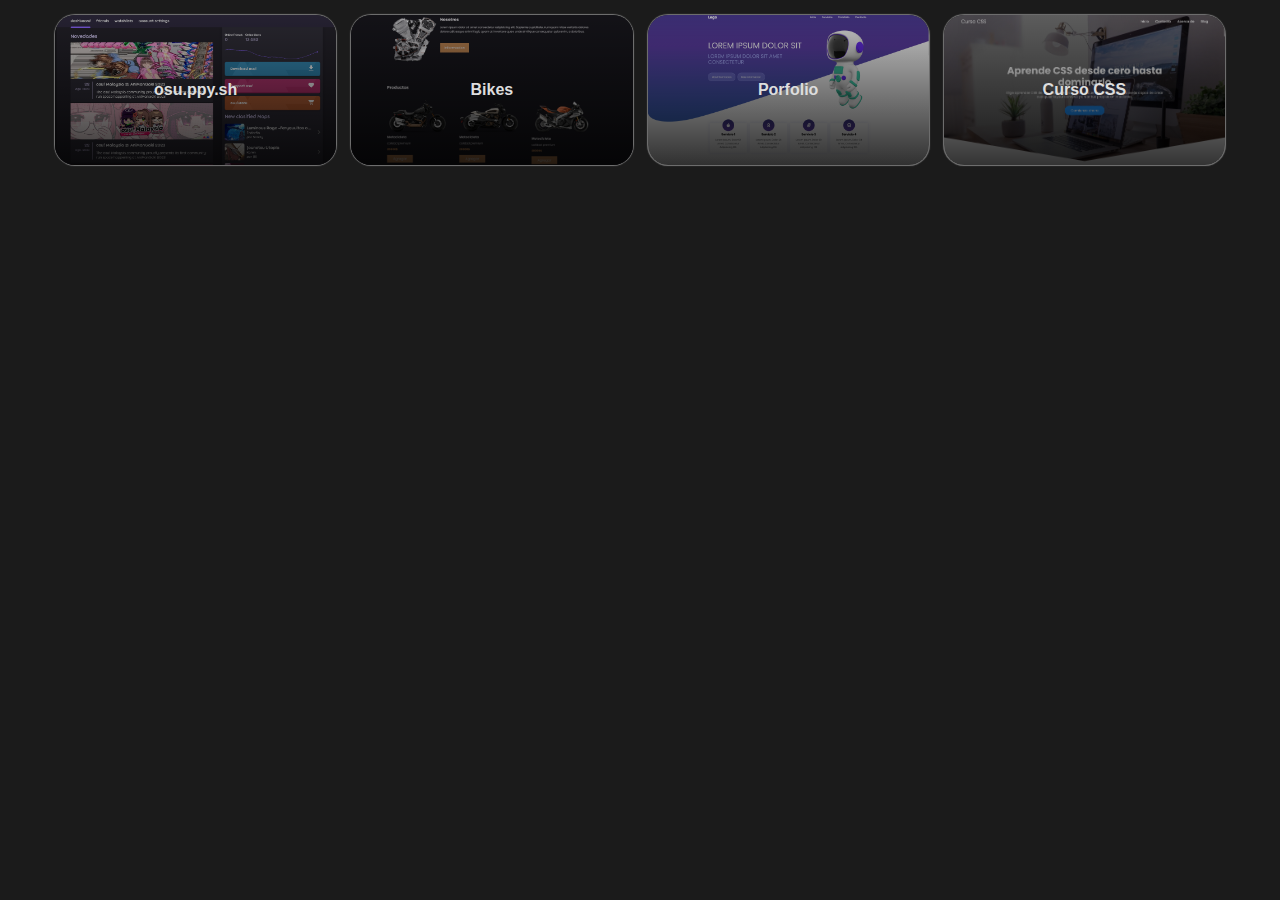
<file: index.html>
<!DOCTYPE html>
<html lang="en">
<head>
	<meta charset="UTF-8">
	<meta name="viewport" content="width=device-width, initial-scale=1.0">
	<title>n1stel7</title>
	<style>
		body {
			font-family: arial;
			padding: 0;
			margin: 0;
			background: #1b1b1b;
		}

		.wrap {
			width: 100%;
			max-width: 1200px;
			margin: auto;
			height: 100vh;
		}

		.links {
			padding: 15px;
			display: grid;
			grid-template-columns: repeat(auto-fit, minmax(200px, 1fr));
			justify-content: stretch;
			gap: 15px;
		}

		.links a {
			display: flex;
			justify-content: center;
			align-items: center;
			position: relative;
			top: 0;
			z-index: 1;
			height: 150px;
			overflow: hidden;

			box-shadow: 0 0 1px 1px rgba(255, 255, 255, .4);
			color: #ddd;
			text-decoration: none;
			border-radius: 20px;
			background-size: cover;
			background-position: center;
			font-weight: bolder;
			transition: top .2s;
		}
		.links a::after {
			content: "";
			position: absolute;
			top: 0;
			left: 0;
			z-index: -1;
			width: 100%;
			height: 100%;
			background: linear-gradient(to bottom, rgba(0, 0, 0, .2), rgba(0, 0, 0, .8));
		}
		.links a:hover {
			top: -10px;
		}
	</style>
</head>
<body>
	
	<div class="wrap">
		<div class="links">
			<a href="/osu.ppy.sh" style="background-image:url(images/osu.png);">osu.ppy.sh</a>
			<a href="/Bikes" style="background-image:url(images/bikes.png)">Bikes</a>
			<a href="/Porfolio" style="background-image:url(images/porfolio.png)">Porfolio</a>
			<a href="/CursoCSS" style="background-image:url(images/curso.png)">Curso CSS</a>
		</div>
	</div>

</body>
</html>
</file>
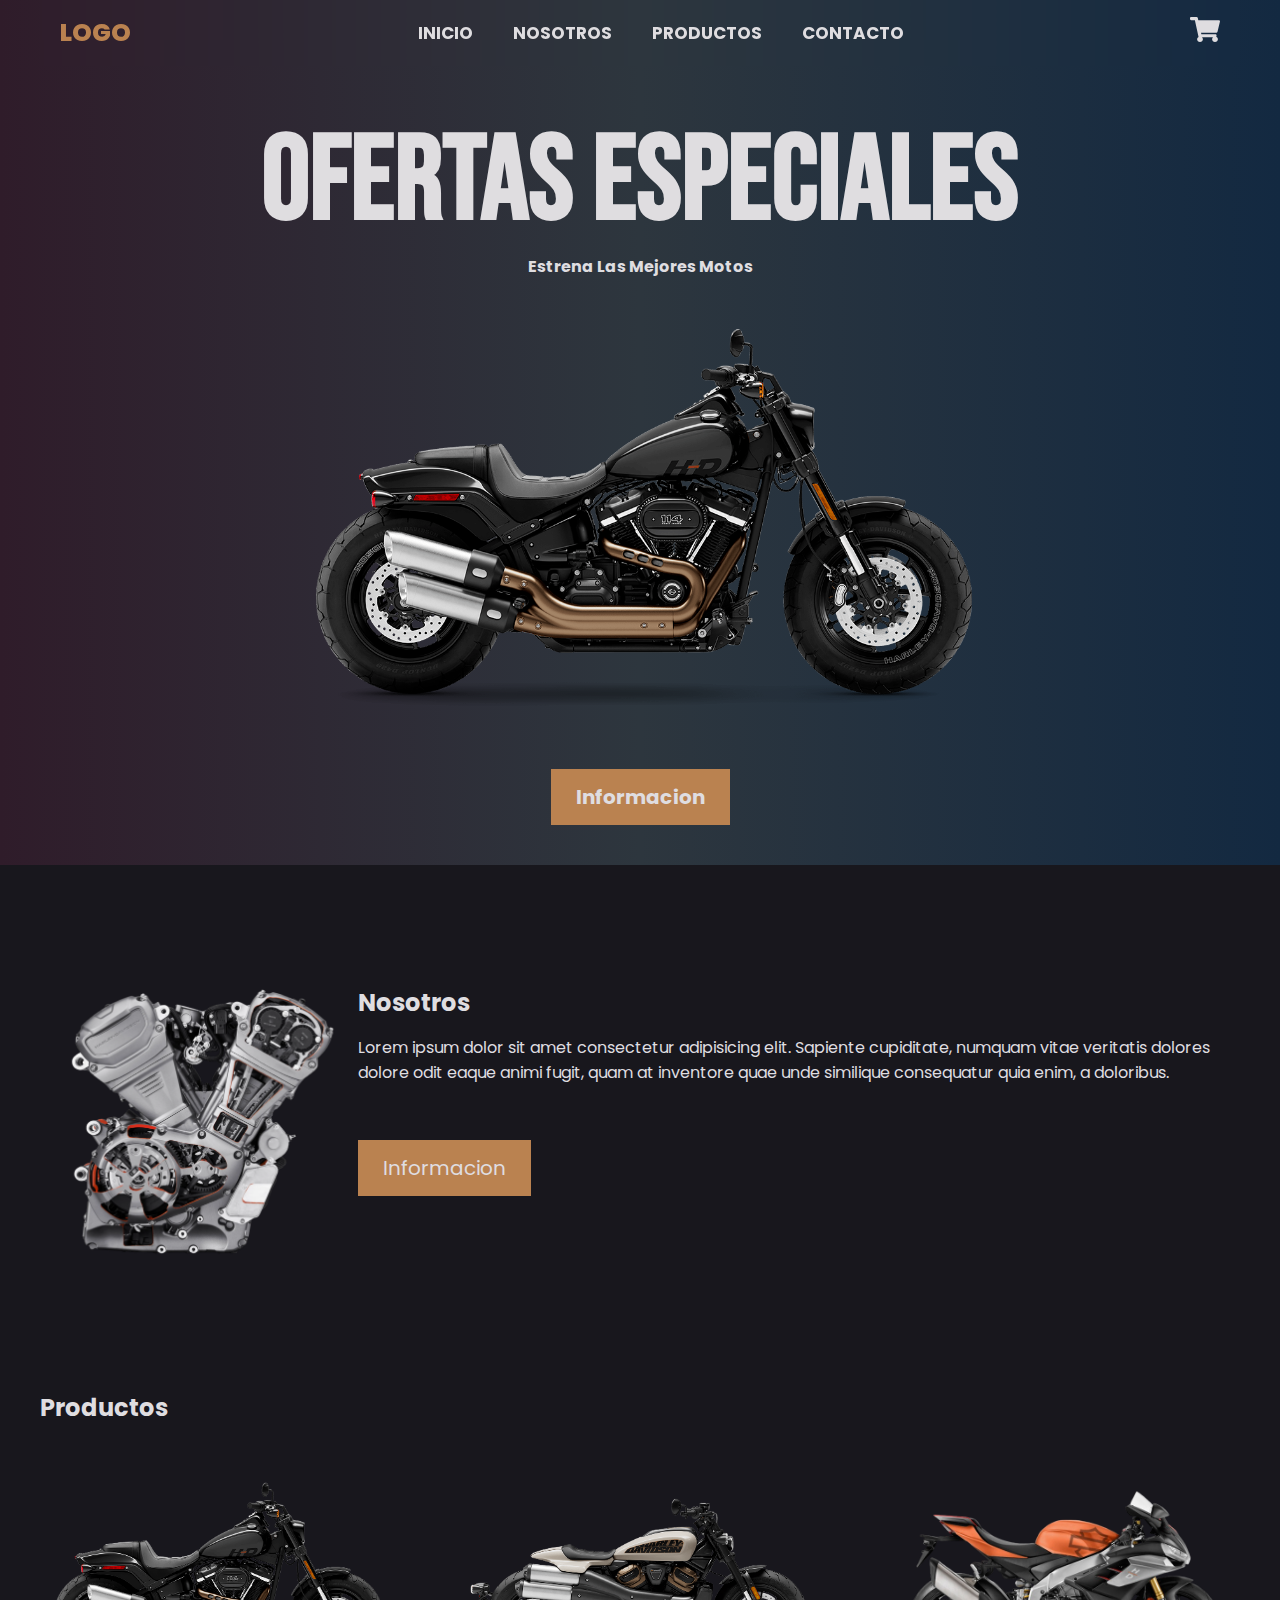
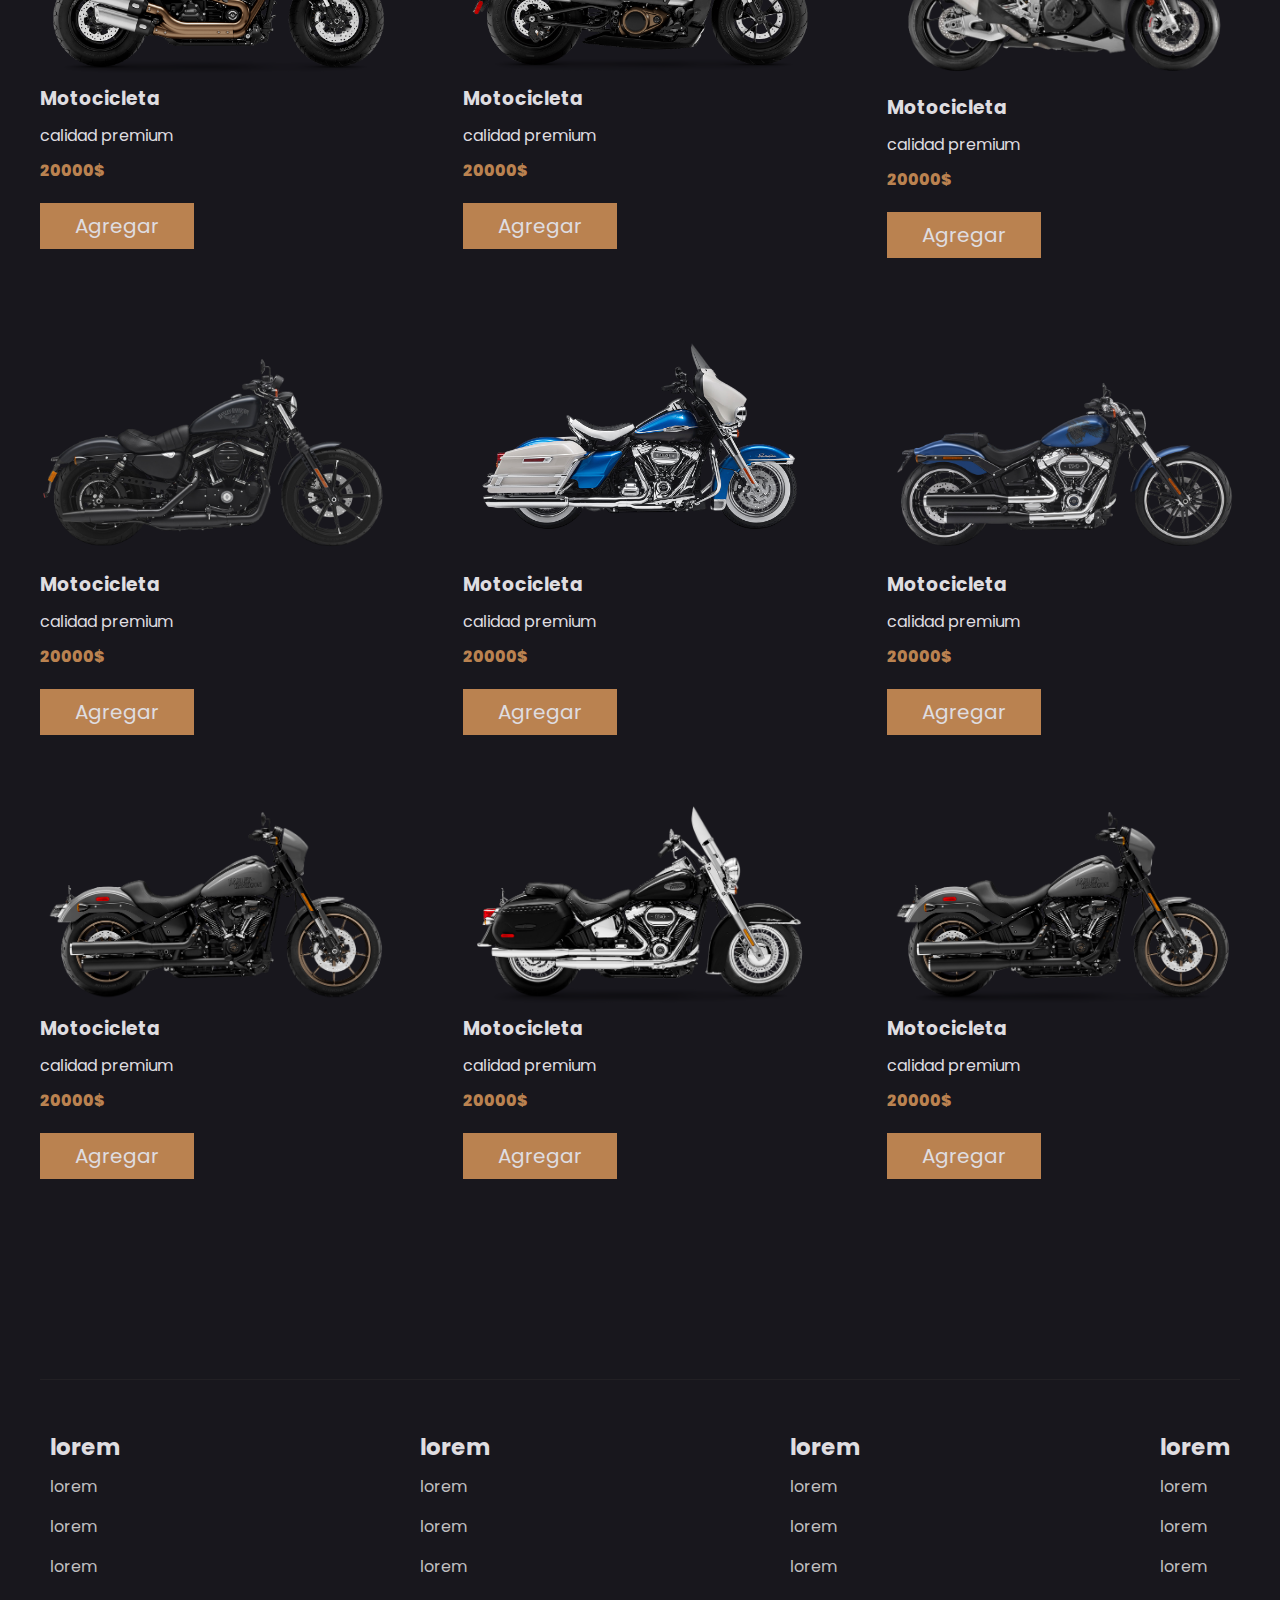
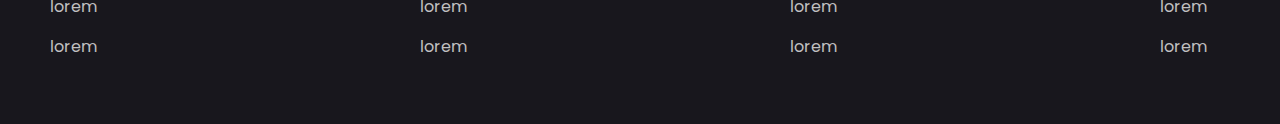
<file: Bikes/index.html>
<!DOCTYPE html>
<html lang="en-us">
<head>
	<meta charset="UTF-8">
	<meta name="viewport" content="width=device-width, initial-scale=1.0">
	<title>Sequencing</title>
	<script type="text/javascript" src="main.js" defer></script>
	<link href="style.css"rel="stylesheet">
</head>

<body>

	<header class="header">
		<div class="menu container">
			<a href="#" class="logo">logo</a>
			<input type="checkbox" id="menu">
			<label for="menu">
				<img src="images/menu.png" class="menu-icono" alt="">
			</label>
			<nav class="navbar">
				<ul>
					<li>
						<li><a href="#">Inicio</a></li>
						<li><a href="#nosotros">nosotros</a></li>
						<li><a href="#productos">Productos</a></li>
						<li><a href="#contacto">Contacto</a></li>
					</li>
				</ul>
			</nav>
			<div>
				<ul>
					<li class="submenu">
						<img src="images/car.svg" alt="carrito" id="img-carrito">
						<div id="carrito">
							<table id="lista-carrito">
								<thead>
									<tr>
										<th>Imagen</th>
										<th>Nombre</th>
										<th>Precio</th>
									</tr>
								</thead>
								<tbody>

								</tbody>
							</table>
							<a href="#" class="btn-2" id="vaciar-carrito">Vaciar carrito</a>
						</div>
					</li>
				</ul>
			</div>
		</div>

		<div class="header-content container">
			<div class="header-txt">
				<h1>Ofertas Especiales</h1>
				<p>estrena las mejores motos</p>
				<img src="images/header.png" alt="" id="header-img">
				<a href="#" class="btn-1">Informacion</a>
			</div>
		</div>
	</header>

	<section class="about container">
		<a href="#" name="nosotros" class="scroll"></a>
		<div class="about-img">
			<img src="images/motor.png" alt="moto">
		</div>
		<div class="abot-txt">
			<h2>Nosotros</h2>
			<p>Lorem ipsum dolor sit amet consectetur adipisicing elit. Sapiente cupiditate, numquam vitae veritatis dolores dolore odit eaque animi fugit, quam at inventore quae unde similique consequatur quia enim, a doloribus.</p>
			<a href="#" class="btn-1">Informacion</a>
		</div>
	</section>

	<main class="products container" id="lista-1">
		<a href="#" name="productos" class="scroll"></a>
		<h2>Productos</h2>
		<div class="product-content">
			<div class="product">
				<img src="images/m1.png" alt="">
				<div class="product-txt">
					<h3>Motocicleta</h3>
					<p>calidad premium</p>
					<p class="precio">20000$</p>
					<a href="#" class="agregar-carrito btn-2" data-id="1">Agregar</a>
				</div>
			</div>
			<div class="product">
				<img src="images/m2.png" alt="">
				<div class="product-txt">
					<h3>Motocicleta</h3>
					<p>calidad premium</p>
					<p class="precio">20000$</p>
					<a href="#" class="agregar-carrito btn-2" data-id="2">Agregar</a>
				</div>
			</div>
			<div class="product">
				<img src="images/m3.png" alt="">
				<div class="product-txt">
					<h3>Motocicleta</h3>
					<p>calidad premium</p>
					<p class="precio">20000$</p>
					<a href="#" class="agregar-carrito btn-2" data-id="3">Agregar</a>
				</div>
			</div>
			<div class="product">
				<img src="images/m4.png" alt="">
				<div class="product-txt">
					<h3>Motocicleta</h3>
					<p>calidad premium</p>
					<p class="precio">20000$</p>
					<a href="#" class="agregar-carrito btn-2" data-id="4">Agregar</a>
				</div>
			</div>
			<div class="product">
				<img src="images/m5.png" alt="">
				<div class="product-txt">
					<h3>Motocicleta</h3>
					<p>calidad premium</p>
					<p class="precio">20000$</p>
					<a href="#" class="agregar-carrito btn-2" data-id="5">Agregar</a>
				</div>
			</div>
			<div class="product">
				<img src="images/m6.png" alt="">
				<div class="product-txt">
					<h3>Motocicleta</h3>
					<p>calidad premium</p>
					<p class="precio">20000$</p>
					<a href="#" class="agregar-carrito btn-2" data-id="6">Agregar</a>
				</div>
			</div>
			<div class="product">
				<img src="images/m7.png" alt="">
				<div class="product-txt">
					<h3>Motocicleta</h3>
					<p>calidad premium</p>
					<p class="precio">20000$</p>
					<a href="#" class="agregar-carrito btn-2" data-id="7">Agregar</a>
				</div>
			</div>
			<div class="product">
				<img src="images/m8.png" alt="">
				<div class="product-txt">
					<h3>Motocicleta</h3>
					<p>calidad premium</p>
					<p class="precio">20000$</p>
					<a href="#" class="agregar-carrito btn-2" data-id="8">Agregar</a>
				</div>
			</div>
			<div class="product">
				<img src="images/m9.png" alt="">
				<div class="product-txt">
					<h3>Motocicleta</h3>
					<p>calidad premium</p>
					<p class="precio">20000$</p>
					<a href="#" class="agregar-carrito btn-2" data-id="9">Agregar</a>
				</div>
			</div>
		</div>
	</main>

	<a href="#" name="contacto" class="scroll"></a>
	<footer class="footer-container container">
		<div class="link">
			<h3>lorem</h3>
			<ul>
				<li><a href="">lorem</a></li>
				<li><a href="">lorem</a></li>
				<li><a href="">lorem</a></li>
				<li><a href="">lorem</a></li>
				<li><a href="">lorem</a></li>
			</ul>
		</div>
		<div class="link">
			<h3>lorem</h3>
			<ul>
				<li><a href="">lorem</a></li>
				<li><a href="">lorem</a></li>
				<li><a href="">lorem</a></li>
				<li><a href="">lorem</a></li>
				<li><a href="">lorem</a></li>
			</ul>
		</div>
		<div class="link">
			<h3>lorem</h3>
			<ul>
				<li><a href="">lorem</a></li>
				<li><a href="">lorem</a></li>
				<li><a href="">lorem</a></li>
				<li><a href="">lorem</a></li>
				<li><a href="">lorem</a></li>
			</ul>
		</div>
		<div class="link">
			<h3>lorem</h3>
			<ul>
				<li><a href="">lorem</a></li>
				<li><a href="">lorem</a></li>
				<li><a href="">lorem</a></li>
				<li><a href="">lorem</a></li>
				<li><a href="">lorem</a></li>
			</ul>
		</div>
	</footer>
</body>
</html>
</file>
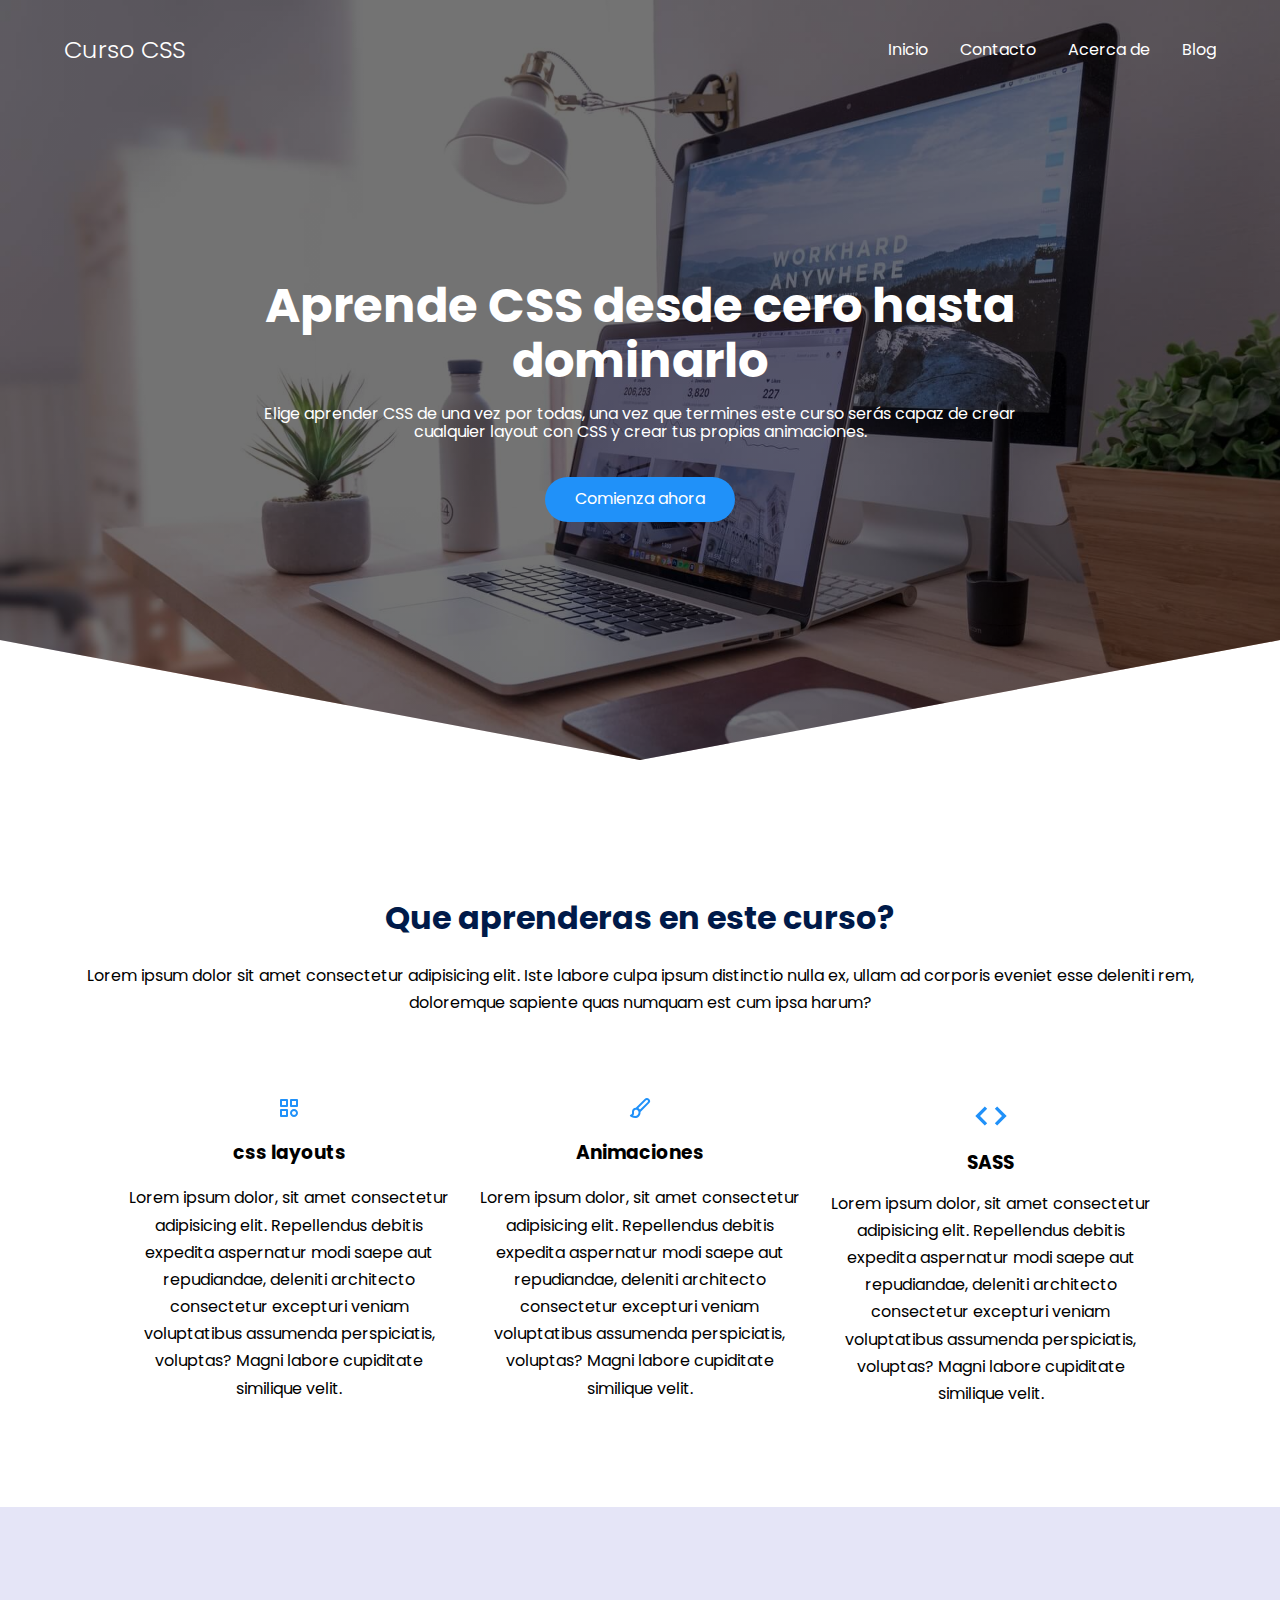
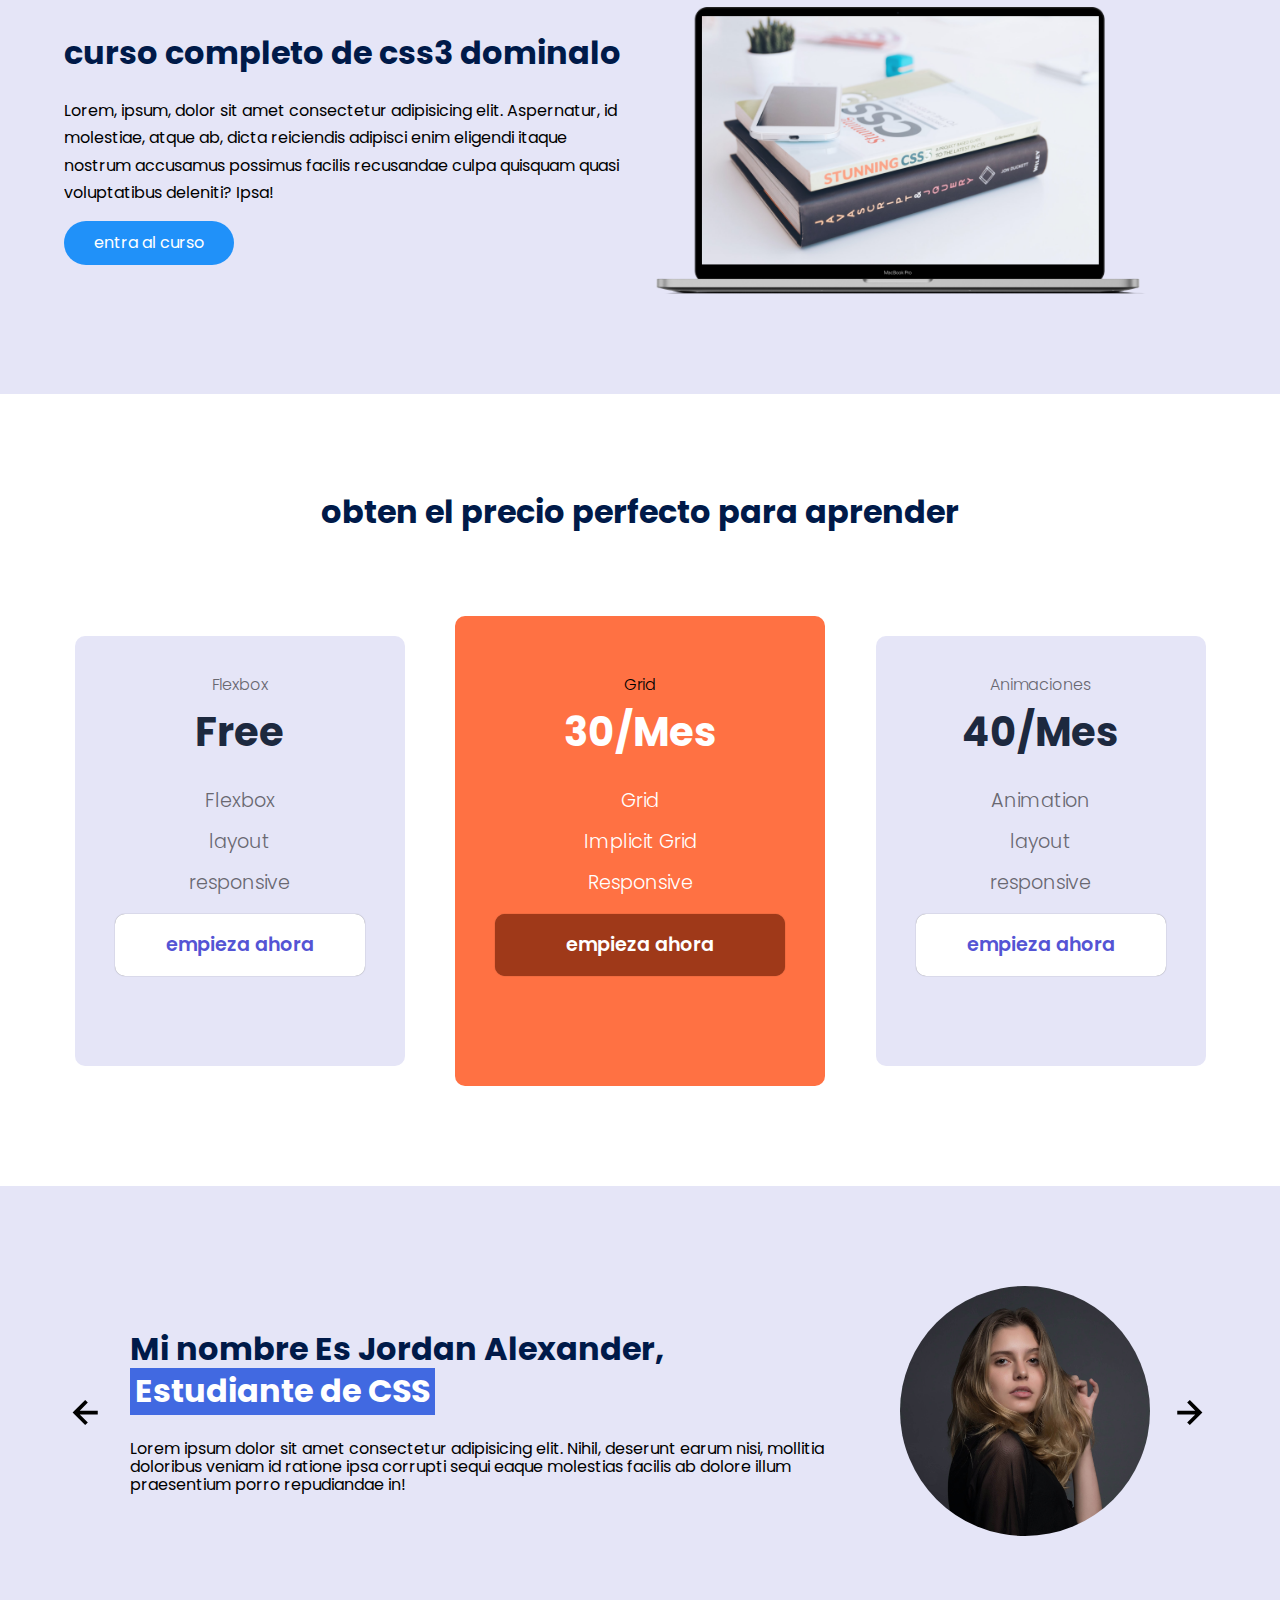
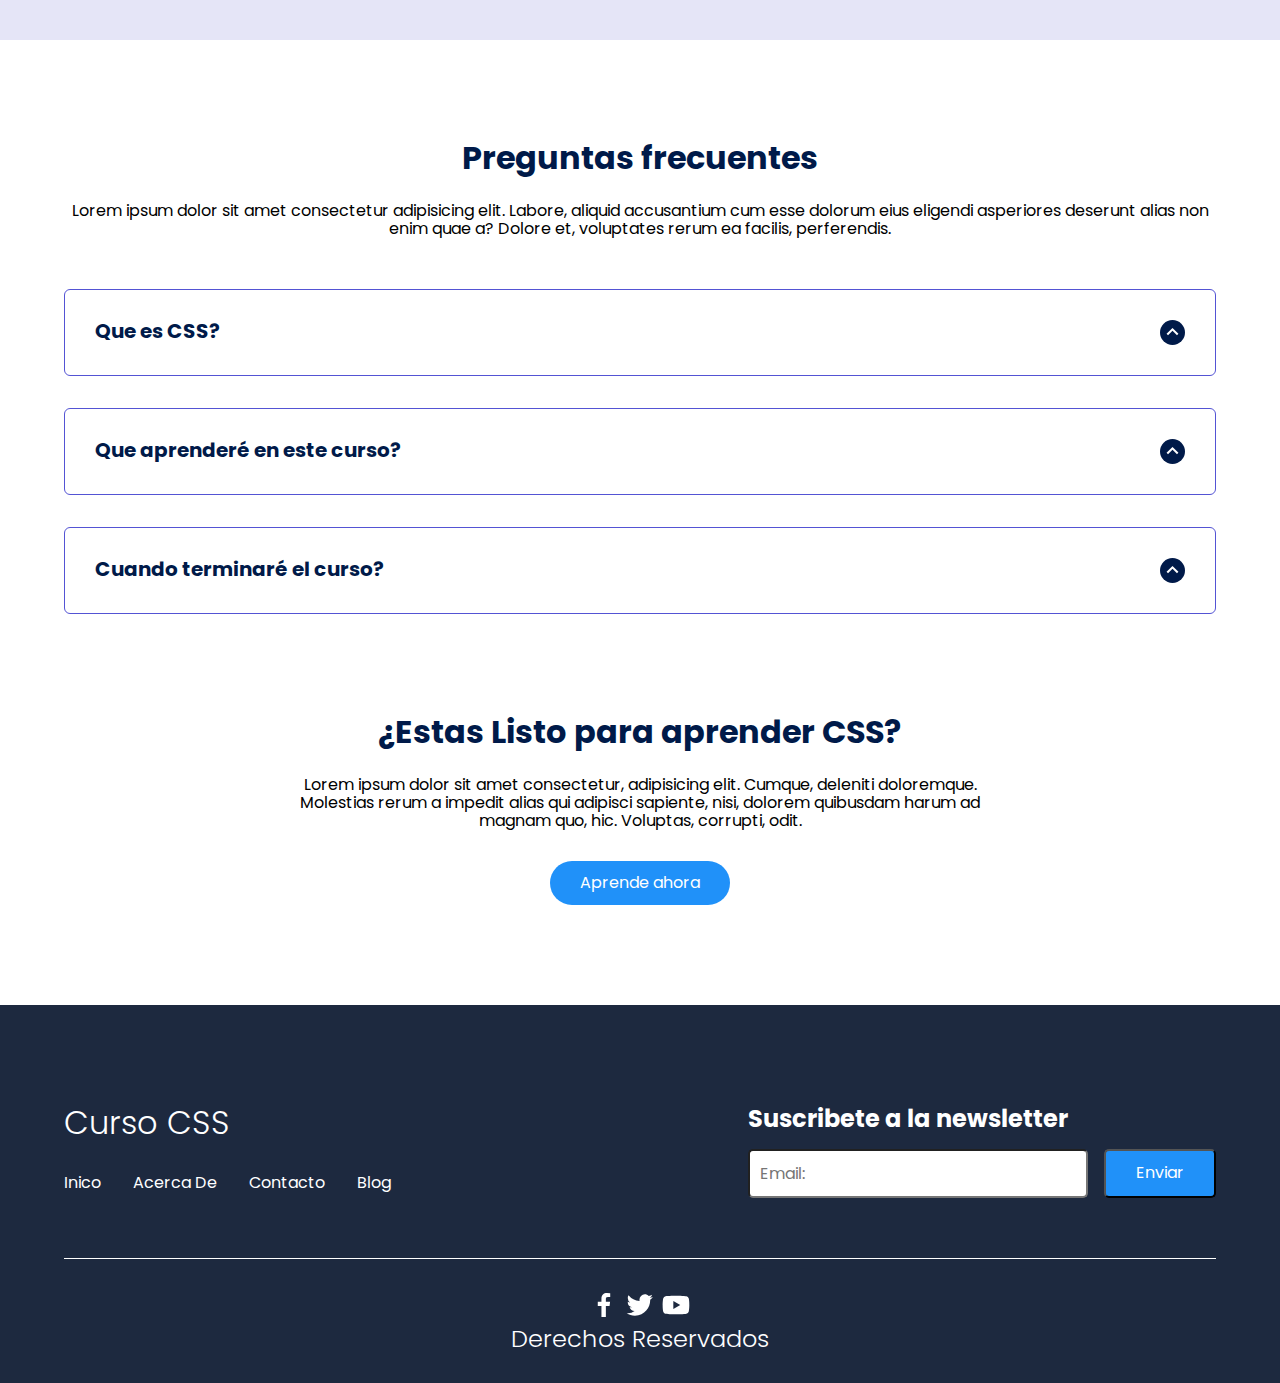
<file: CursoCSS/index.html>
<!DOCTYPE html>
<html lang="en">
<head>
	<meta charset="UTF-8">
	<meta name="viewport" content="width=device-width, initial-scale=1.0">
	<title>Curso CSS</title>
	<link rel="stylesheet" href="css/normalize.css">
	<link rel="stylesheet" href="css/styles.css">

	<meta name="theme-color" content="#2091F9">
	<meta name="title" content="Curso CSS">
	<meta name="description" content="Entra y aprende CSS desde 0">
</head>
<body>
	
	<header class="hero">
		
		<nav class="nav container">
			<div class="nav_logo">
				<h2 class="nav_title">Curso CSS</h2>
			</div>
			<ul class="nav_ul nav_ul-menu">
				<li class="nav_item"><a href="#" class="nav_link">Inicio</a></li>
				<li class="nav_item"><a href="#" class="nav_link">Contacto</a></li>
				<li class="nav_item"><a href="#" class="nav_link">Acerca de</a></li>
				<li class="nav_item"><a href="#" class="nav_link">Blog</a></li>
				<img src="images/close.svg" alt="close" class="nav_close">
			</ul>
			<div class="nav_menu">
				<img class="nav_img" src="images/menu.svg" alt="">
			</div>
		</nav> 

		<section class="hero_container container">
			<h1 class="hero_title">Aprende CSS desde cero hasta dominarlo</h1>
			<p class="hero_para">Elige aprender CSS de una vez por todas, una vez que termines este curso serás capaz de crear cualquier layout con CSS y crear tus propias animaciones.</p>
			<a href="#" class="cta">Comienza ahora</a>
		</section>
	</header>

	<main>
		<section class="container about">
			<h2 class="subtitle">Que aprenderas en este curso?</h2>
			<p class="about_para">Lorem ipsum dolor sit amet consectetur adipisicing elit. Iste labore culpa ipsum distinctio nulla ex, ullam ad corporis eveniet esse deleniti rem, doloremque sapiente quas numquam est cum ipsa harum?</p>
			<div class="about_main">
				<article class="about_element">
					<img src="./images/shapes.svg" alt="" class="about-icon">
					<h3 class="about_title">css layouts</h3>
					<p class="about_para">Lorem ipsum dolor, sit amet consectetur adipisicing elit. Repellendus debitis expedita aspernatur modi saepe aut repudiandae, deleniti architecto consectetur excepturi veniam voluptatibus assumenda perspiciatis, voluptas? Magni labore cupiditate similique velit.</p>
				</article>
				<article class="about_element">
					<img src="./images/paint.svg" alt="" class="about-icon">
					<h3 class="about_title">Animaciones</h3>
					<p class="about_para">Lorem ipsum dolor, sit amet consectetur adipisicing elit. Repellendus debitis expedita aspernatur modi saepe aut repudiandae, deleniti architecto consectetur excepturi veniam voluptatibus assumenda perspiciatis, voluptas? Magni labore cupiditate similique velit.</p>
				</article>
				<article class="about_element">
					<img src="./images/code.svg" alt="" class="about_icon">
					<h3 class="about_title">SASS</h3>
					<p class="about_para">Lorem ipsum dolor, sit amet consectetur adipisicing elit. Repellendus debitis expedita aspernatur modi saepe aut repudiandae, deleniti architecto consectetur excepturi veniam voluptatibus assumenda perspiciatis, voluptas? Magni labore cupiditate similique velit.</p>
				</article>
			</div>
		</section>

		<section class="knowledge">
			<div class="container knowledge_container">
				<div class="knowledge_text">
					<h2 class="subtitle">curso completo de css3 dominalo</h2>
					<p class="knowledge_para">Lorem, ipsum, dolor sit amet consectetur adipisicing elit. Aspernatur, id molestiae, atque ab, dicta reiciendis adipisci enim eligendi itaque nostrum accusamus possimus facilis recusandae culpa quisquam quasi voluptatibus deleniti? Ipsa!</p>
					<a href="#" class="cta">entra al curso</a>
				</div>
				<figure class="knowledge_figure">
					<img src="images/macbook.png" alt="" class="knowledge_img">
				</figure>
			</div>
		</section>

		<section class="price container">
			<h2 class="subtitle">obten el precio perfecto para aprender</h2>
			<div class="price_table">

				<div class="price_element">
					<p class="price_name">Flexbox</p>
					<h3 class="price_price">Free</h3>

					<div class="price_items">
						<p class="price_features">Flexbox</p>
						<p class="price_features">layout</p>
						<p class="price_features">responsive</p>
						<a href="" class="price_cta">empieza ahora</a>
					</div>
				</div>

				<div class="price_element price_element-best">
					<p class="price_name">Grid</p>
					<h3 class="price_price">30/Mes</h3>

					<div class="price_items">
						<p class="price_features">Grid</p>
						<p class="price_features">Implicit Grid</p>
						<p class="price_features">Responsive</p>
						<a href="" class="price_cta">empieza ahora</a>
					</div>
				</div>

				<div class="price_element">
					<p class="price_name">Animaciones</p>
					<h3 class="price_price">40/Mes</h3>

					<div class="price_items">
						<p class="price_features">Animation</p>
						<p class="price_features">layout</p>
						<p class="price_features">responsive</p>
						<a href="" class="price_cta">empieza ahora</a>
					</div>
				</div>
			</div>
		</section>

		<section class="testimony_wr">
			<div class="testimony_container container">
				<img src="images/leftarrow.svg" alt="" class="testimony_arrow" id="prev">

				<section class="testimony testimony-show" data-id="1">
					<div class="testimony_text">
						<h2 class="subtitle">Mi nombre Es Jordan Alexander, <span class="testimony_course">Estudiante de CSS</span></h2>
						<p class="testimony_review">Lorem ipsum dolor sit amet consectetur adipisicing elit. Nihil, deserunt earum nisi, mollitia doloribus veniam id ratione ipsa corrupti sequi eaque molestias facilis ab dolore illum praesentium porro repudiandae in!</p>
					</div>
					<figure class="testimony_figure">
						<img src="images/face.jpg" alt="" class="testimony_img">
					</figure>
				</section>

				<section class="testimony" data-id="2">
					<div class="testimony_text">
						<h2 class="subtitle">Mi nombre Es Alexandra Gomez, <span class="testimony_course">Estudiante de CSS</span></h2>
						<p class="testimony_review">Lorem ipsum dolor sit amet consectetur adipisicing elit. Nihil, deserunt earum nisi, mollitia doloribus veniam id ratione ipsa corrupti sequi eaque molestias facilis ab dolore illum praesentium porro repudiandae in!</p>
					</div>
					<figure class="testimony_figure">
						<img src="images/face2.jpg" alt="" class="testimony_img">
					</figure>
				</section>

				<section class="testimony" data-id="3">
					<div class="testimony_text">
						<h2 class="subtitle">Mi nombre Es Alfredo Gutierrez, <span class="testimony_course">Estudiante de CSS</span></h2>
						<p class="testimony_review">Lorem ipsum dolor sit amet consectetur adipisicing elit. Nihil, deserunt earum nisi, mollitia doloribus veniam id ratione ipsa corrupti sequi eaque molestias facilis ab dolore illum praesentium porro repudiandae in!</p>
					</div>
					<figure class="testimony_figure">
						<img src="images/face3.jpg" alt="" class="testimony_img">
					</figure>
				</section>

				<img src="images/rightarrow.svg" alt="" class="testimony_arrow" id="next">
			</div>
		</section>

		<section class="faq container">
			<h2 class="subtitle">Preguntas frecuentes</h2>
			<p class="faq_para">Lorem ipsum dolor sit amet consectetur adipisicing elit. Labore, aliquid accusantium cum esse dolorum eius eligendi asperiores deserunt alias non enim quae a? Dolore et, voluptates rerum ea facilis, perferendis.</p>

			<section class="questions_container">

				<article class="question_padding">
					<div class="question">
						<h3 class="question_title">Que es CSS?
							<span class="question_arrow"><img src="images/arrow.svg" alt="" class="question_img"></span>
						</h3>
						<p class="question_show">Lorem ipsum, dolor sit amet consectetur adipisicing, elit. Necessitatibus labore, quis, assumenda laboriosam porro fuga nam, nihil, consectetur numquam vel quae. Sapiente ipsa, corrupti excepturi nisi magnam aperiam adipisci vel. Lorem ipsum dolor sit, amet consectetur adipisicing elit. Distinctio repudiandae accusamus reprehenderit illum provident voluptatem ducimus? Necessitatibus labore quae mollitia, cum, laboriosam voluptatum, autem minima eaque tempore, vel quisquam dolor.</p>
					</div>
				</article>
				<article class="question_padding">
					<div class="question">
						<h3 class="question_title">Que aprenderé en este curso?
							<span class="question_arrow"><img src="images/arrow.svg" alt="" class="question_img"></span>
						</h3>
						<p class="question_show">Lorem ipsum, dolor sit amet consectetur adipisicing, elit. Necessitatibus labore, quis, assumenda laboriosam porro fuga nam, nihil, consectetur numquam vel quae. Sapiente ipsa, corrupti excepturi nisi magnam aperiam adipisci vel. Lorem ipsum dolor sit, amet consectetur adipisicing elit. Distinctio repudiandae accusamus reprehenderit illum provident voluptatem ducimus? Necessitatibus labore quae mollitia, cum, laboriosam voluptatum, autem minima eaque tempore, vel quisquam dolor.</p>
					</div>
				</article>
				<article class="question_padding">
					<div class="question">
						<h3 class="question_title">Cuando terminaré el curso?
							<span class="question_arrow"><img src="images/arrow.svg" alt="" class="question_img"></span>
						</h3>
						<p class="question_show">Lorem ipsum, dolor sit amet consectetur adipisicing, elit. Necessitatibus labore, quis, assumenda laboriosam porro fuga nam, nihil, consectetur numquam vel quae. Sapiente ipsa, corrupti excepturi nisi magnam aperiam adipisci vel. Lorem ipsum dolor sit, amet consectetur adipisicing elit. Distinctio repudiandae accusamus reprehenderit illum provident voluptatem ducimus? Necessitatibus labore quae mollitia, cum, laboriosam voluptatum, autem minima eaque tempore, vel quisquam dolor.</p>
					</div>
				</article>
			</section>

			<section class="start_container">
				<h2 class="subtitle">¿Estas Listo para aprender CSS?</h2>
				<p class="start_para">Lorem ipsum dolor sit amet consectetur, adipisicing elit. Cumque, deleniti doloremque. Molestias rerum a impedit alias qui adipisci sapiente, nisi, dolorem quibusdam harum ad magnam quo, hic. Voluptas, corrupti, odit.</p>
				<a href="#" class="cta">Aprende ahora</a>
			</section>
		</section>
	</main>

	<footer class="wr footer">
		<section class="footer_m1 container">
			<nav class="nav nav-footer">
				<h2 class="footer_title">Curso CSS</h2>
				<ul class="nav_ul nav_ul-footer">
					<li class="nav_item"><a href="#" class="nav_link">Inico</a></li>
					<li class="nav_item"><a href="#" class="nav_link">Acerca De</a></li>
					<li class="nav_item"><a href="#" class="nav_link">Contacto</a></li>
					<li class="nav_item"><a href="#" class="nav_link">Blog</a></li>
				</ul>
			</nav>
			<form action="" class="footer_form">
				<h2 class="form_title">Suscribete a la newsletter</h2>
				<div class="form_inputs">
					<input type="text" class="form_input" placeholder="Email:">
					<input type="submit" class="cta" value="Enviar">
				</div>
			</form>
		</section>
		<section class="footer_m2 container">
			<div class="footer_social">
                <a href="#" class="footer__icons"><img src="./images/facebook.svg" class="footer__img"></a>
                <a href="#" class="footer__icons"><img src="./images/twitter.svg" class="footer__img"></a>
                <a href="#" class="footer__icons"><img src="./images/youtube.svg" class="footer__img"></a>
			</div>
			<h2 class="footer_copyright">Derechos Reservados</h2>
		</section>
	</footer>

	<script type="text/javascript" src="js/slider.js"></script>
	<script type="text/javascript" src="js/faq.js"></script>
	<script type="text/javascript" src="js/menu.js"></script>
</body>
</html>
</file>
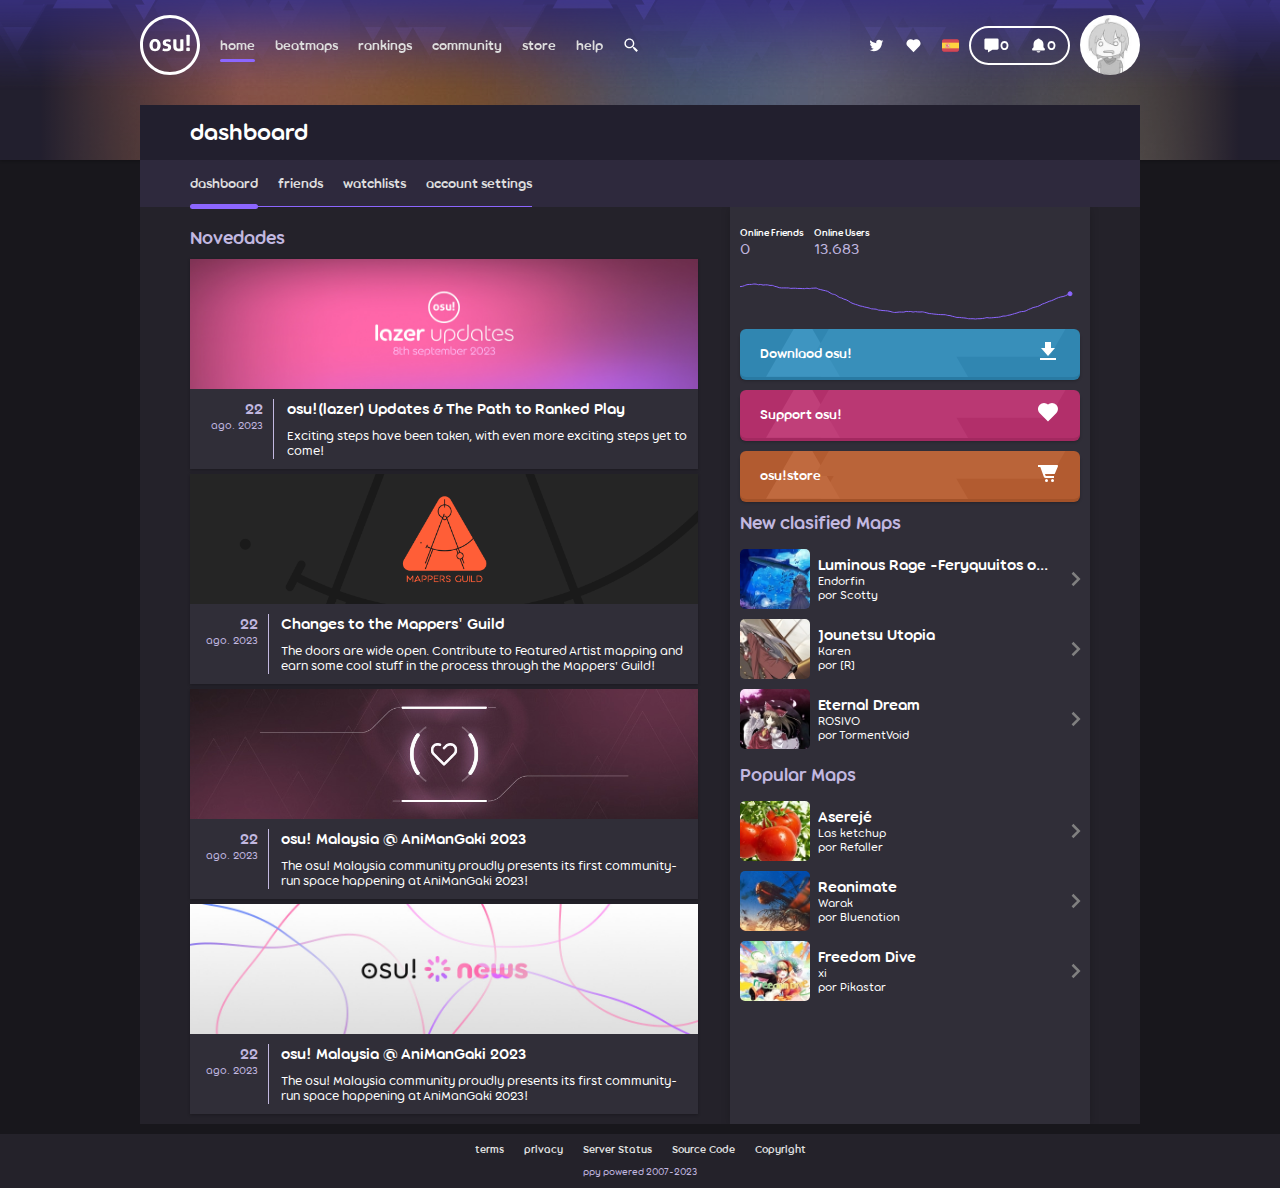
<file: osu.ppy.sh/index.html>
<!DOCTYPE html>
<html lang="en">
<head>
	<meta charset="UTF-8">
	<meta name="viewport" content="width=device-width, initial-scale=1.0">
	<title>dashboard</title>
	<link rel="stylesheet" href="styles.css">
	<link rel="stylesheet" href="less.css" media="(max-width:900px)">
	<link rel="stylesheet" href="homepage.css">
	<link rel="stylesheet" href="maps.css">
	<script src="main.js" defer></script>
</head>
<body>
	
	<div class="bg_container">
		<div class="topnav_bg"></div>
	</div>
	<nav class="topnav">
		<div class="topnav_overlay"></div>
		<div class="topnav_sublinks_bg hidden"></div>
		<div class="topnav_content page">
			<div class="topnav_colgrup">
				<ul class="topnav_links_container">
					<li class="logo_li">
						<a href="https://osu.ppy.sh" class="logo_container">
							<div class="logo"></div>
							<div class="triangles"></div>
						</a>
					</li>
					<li class="js_topnav_li_link">
						<a href="#" class="topnav_activelink">home</a>
						<div class="topnav_submenu">
							<a href="#">news</a>
							<a href="#">team</a>
							<a href="#">changelog</a>
							<a href="#">download</a>
							<a href="#">search</a>
						</div>
					</li>
					<li class="js_topnav_li_link">
						<a href="#">beatmaps</a>
						<div class="topnav_submenu">
							<a href="#">beatmap listing</a>
							<a href="#">featured maps</a>
							<a href="#">beatmap packs</a>
						</div>
					</li>
					<li class="js_topnav_li_link">
						<a href="#">rankings</a>
						<div class="topnav_submenu">
							<a href="#">performance</a>
							<a href="#">spotlights</a>
							<a href="#">score</a>
							<a href="#">score</a>
							<a href="#">multiplayer</a>
							<a href="#">seasons</a>
							<a href="#">kudosu</a>
						</div>
					</li>
					<li class="js_topnav_li_link">
						<a href="#">community</a>
						<div class="topnav_submenu">
							<a href="#">forum</a>
							<a href="#">chat</a>
							<a href="#">contests</a>
							<a href="#">tournaments</a>
							<a href="#">live streams</a>
							<a href="#">development</a>
						</div>
					</li>
					<li class="js_topnav_li_link">
						<a href="#">store</a>
						<div class="topnav_submenu">
							<a href="#">products</a>
							<a href="#">cart</a>
							<a href="#">order history</a>
						</div>
					</li>
					<li class="js_topnav_li_link">
						<a href="#">help</a>
						<div class="topnav_submenu">
							<a href="#">wiki</a>
							<a href="#">faq</a>
							<a href="#">rules</a>
							<a href="#">report abuse</a>
						</div>
					</li>
					<li><a href="" class="icon_a"><img src="images/bx-search-alt-2.svg" alt="" class="icon_img"></a></li>
				</ul>				
			</div>
			<div class="topnav_colgrup">
				<nav class="topnav_links_container">
					<ul class="icons-ul topnav_links_container">
						<li><a class="icon_a" href="#"><img class="icon_img" src="images/bxl-twitter.svg" alt=""></a></li>
						<li><a class="icon_a" href="#"><img class="icon_img" src="images/bxs-heart.svg" alt=""></a></li>
						<li><a class="icon_a" href="#"><span class="flag icon_img"></span></a></li>
					</ul>
				</nav>
				<nav class="topnav_notifications">
					<a href="#"><img class="icon_img"src="images/bxs-message.svg" alt=""><span class="msg_count">0</span></a>
					<a href="#"><img class="icon_img" src="images/bxs-bell.svg" alt=""><span class="notif_count">0</span></a>
				</nav>
				<a href="#" class="avatar avatar--topnav" style="background-image: url(images/avatar.jpg); background-size: cover;"></a>
			</div>
		</div>
		<div class="topnav_mobile">
			<a href="#" class="mobile_logo"></a>	
			<span class="mobile_title" style="margin-right:auto">dashboard</span>
			<a href="#" class="toggle tfed"> <img src="images/chevron.svg" alt=""></a>
			<div class="mobile_menu">
				<div class="menu_tabs">
					<a href="#" class="menu_user">
						<img class="user_avatar" src="images/avatar.jpg" alt="">
						<span class="user_name">Username</span>
					</a>
					<button class="menu_but"> <img src="images/multi.svg" alt=""></button>
					<button class="menu_but"> <img src="images/bx-search-alt-2.svg" alt=""></button>
					<a href="#" class="menu_but"> <img src="images/bxs-message.svg" alt=""> </a>
					<a href="#" class="menu_but"> <img src="images/bxs-bell.svg" alt=""> </a>
				</div>
				<ul class="menu_links">
					<li class="menu_drop"><a href="#"> <span class="item_arrow tfed"><img src="images/chevron.svg" alt=""></span> inicio </a>
						<ul class="mobile_submenu none">
							<li><a href="#">novedades</a></li>
							<li><a href="#">equipo</a></li>
							<li><a href="#">registro de cambios</a></li>
							<li><a href="#">download</a></li>
							<li><a href="#">search</a></li>
						</ul>
					</li>
					<li class="menu_drop"><a href="#"> <span class="item_arrow tfed"><img src="images/chevron.svg" alt=""></span> mapas </a>
						<ul class="mobile_submenu none">
							<li><a href="#">beatmap listing</a></li>
							<li><a href="#">featured artists</a></li>
							<li><a href="#">beatmap packs</a></li>
						</ul>
					</li>
					<li class="menu_drop"><a href="#"> <span class="item_arrow tfed"><img src="images/chevron.svg" alt=""></span> clasificaciones </a>
						<ul class="mobile_submenu none">
							<li><a href="#">performance</a></li>
							<li><a href="#">spotlights</a></li>
							<li><a href="#">score</a></li>
							<li><a href="#">country</a></li>
							<li><a href="#">multyplayer</a></li>
							<li><a href="#">seasons</a></li>
							<li><a href="#">kudosu</a></li>
						</ul>
					</li>
					<li class="menu_drop"><a href="#"> <span class="item_arrow tfed"><img src="images/chevron.svg" alt=""></span> comunidad </a>
						<ul class="mobile_submenu none">
							<li><a href="#">forum</a></li>
							<li><a href="#">chat</a></li>
							<li><a href="#">contests</a></li>
							<li><a href="#">tournaments</a></li>
							<li><a href="#">live streams</a></li>
							<li><a href="#">development</a></li>
						</ul>
					</li>
					<li class="menu_drop"><a href="#"> <span class="item_arrow tfed"><img src="images/chevron.svg" alt=""></span> tienda </a>
						<ul class="mobile_submenu none">
							<li><a href="#">products</a></li>
							<li><a href="#">cart</a></li>
							<li><a href="#">order history</a></li>
						</ul>
					</li>
					<li class="menu_drop"><a href="#"> <span class="item_arrow tfed"><img src="images/chevron.svg" alt=""></span> ayuda </a>
						<ul class="mobile_submenu none">
							<li><a href="#">wiki</a></li>
							<li><a href="#">faq</a></li>
							<li><a href="#">rules</a></li>
							<li><a href="#">report abuse</a></li>
							<li><a href="#">no, really, i need help!</a></li>
						</ul>
					</li>
				</ul>
			</div>
			<div class="blackout hidden"></div>
		</div>
	</nav>

	<div class="page_content">
		<div class="page_title page_row">
			<h2>dashboard</h2>
		</div>
		<div class="page_links page_row">
			<nav class="links_nav">
				<ul class="links_ul links_ul-bottom_trail">
					<li class="links_li activelink"><a href="#" class="links_a">dashboard</a></li>
					<li class="links_li"><a href="#" class="links_a">friends</a></li>
					<li class="links_li"><a href="#" class="links_a">watchlists</a></li>
					<li class="links_li"><a href="#" class="links_a">account settings</a></li>
				</ul>
			</nav>
		</div>
		<div class="page_news page_row">
			<div class="page_news_inside">
				<div class="page_news_left">
					<h3 class="page_news_h3">Novedades</h3>
					<div class="page_news_container">
						<div class="news_new">
							<a href="#" class="new_img" style="background-image: url(images/lazer.jpg);"></a>
							<div class="new_body">
								<div class="new_date torus">
									<div class="new_date_day">22</div>
									<div class="new_date_mon">ago. 2023</div>
								</div>
								<div class="new_rights">
									<div class="new_title torus">osu!(lazer) Updates & The Path to Ranked Play</div>
									<div class="new_desc">Exciting steps have been taken, with even more exciting steps yet to come!</div>
								</div>
							</div>
						</div>
						<div class="news_new">
							<a href="#" class="new_img" style="background-image:url(images/mappers.png)"></a>
							<div class="new_body">
								<div class="new_date torus">
									<div class="new_date_day">22</div>
									<div class="new_date_mon">ago. 2023</div>
								</div>
								<div class="new_rights">
									<div class="new_title torus">Changes to the Mappers' Guild</div>
									<div class="new_desc">The doors are wide open. Contribute to Featured Artist mapping and earn some cool stuff in the process through the Mappers' Guild!</div>
								</div>
							</div>
						</div>
						<div class="news_new">
							<a href="#" class="new_img" style="background-image:url(images/love.jpg)"></a>
							<div class="new_body">
								<div class="new_date torus">
									<div class="new_date_day">22</div>
									<div class="new_date_mon">ago. 2023</div>
								</div>
								<div class="new_rights">
									<div class="new_title torus">osu! Malaysia @ AniManGaki 2023</div>
									<div class="new_desc">The osu! Malaysia community proudly presents its first community-run space happening at AniManGaki 2023!</div>
								</div>
							</div>
						</div>
						<div class="news_new">
							<a href="#" class="new_img" style="background-image:url(images/osunews.jpg)"></a>
							<div class="new_body">
								<div class="new_date torus">
									<div class="new_date_day">22</div>
									<div class="new_date_mon">ago. 2023</div>
								</div>
								<div class="new_rights">
									<div class="new_title torus">osu! Malaysia @ AniManGaki 2023</div>
									<div class="new_desc">The osu! Malaysia community proudly presents its first community-run space happening at AniManGaki 2023!</div>
								</div>
							</div>
						</div>
					</div>
				</div>
				<div class="page_news_sidebar">
					<div class="sidebar_graph">
						<div class="graph_info">
							<div class="info_friends">
								<div class="info_online_title">Online Friends</div>	
								<div class="info_online_count">0</div>
							</div>							
							<div class="info_global">
								<div class="info_online_title">Online Users</div>	
								<div class="info_online_count">13.683</div>
							</div>
						</div>	
						<div class="graph_path_container">
							<svg width="350" height="70">
								<g transform="translate(0, 25)">
									<path class="graph_line" opacity="1" d="M0,2.604731394775751C0.7692307692307692,2.56124733037621,1.5384615384615383,2.51776326597667,2.3076923076923075,2.350295712173483C3.0769230769230766,2.1828281583702958,3.846153846153846,1.8766428454082458,4.615384615384615,1.5999260719566282C5.384615384615384,1.3232092985050103,6.153846153846154,0.8624938393297233,6.923076923076923,0.689995071463777C7.6923076923076925,0.5174963035978308,8.461538461538462,0.43124691966485773,9.23076923076923,0.43124691966485773C10,0.43124691966485773,10.76923076923077,0.43124691966485773,11.53846153846154,0.43124691966485773C12.307692307692308,0.43124691966485773,13.076923076923078,0,13.846153846153847,0C14.615384615384615,0,15.384615384615385,0.03737473303762155,16.153846153846153,0.11212419911286464C16.923076923076923,0.18687366518810772,17.69230769230769,0.7331197634302616,18.46153846153846,0.7331197634302616C19.23076923076923,0.7331197634302616,20,0.46143420404140045,20.76923076923077,0.46143420404140045C21.53846153846154,0.46143420404140045,22.30769230769231,1.0522424839822586,23.07692307692308,1.0522424839822586C23.84615384615385,1.0522424839822586,24.615384615384617,0.8366190241498278,25.384615384615387,0.8366190241498278C26.153846153846157,0.8366190241498278,26.923076923076923,0.8581813701330707,27.692307692307693,0.9013060620995567C28.461538461538463,0.9444307540660426,29.23076923076923,1.4317397732873332,30,1.4317397732873332C30.76923076923077,1.4317397732873332,31.538461538461537,1.3541153277476585,32.30769230769231,1.3541153277476585C33.07692307692307,1.3541153277476585,33.84615384615385,2.053454082470838,34.61538461538461,2.2985460818137C35.38461538461538,2.5436380811565615,36.15384615384615,2.5939502217841293,36.92307692307692,2.824667323804829C37.69230769230769,3.0553844258255296,38.46153846153846,3.5074749466075255,39.23076923076923,3.6828486939379013C40,3.8582224412682766,40.769230769230774,3.945909314933464,41.53846153846154,3.945909314933464C42.30769230769231,3.945909314933464,43.07692307692308,3.9114095613602777,43.84615384615385,3.9114095613602777C44.61538461538462,3.9114095613602777,45.38461538461539,3.9178782651552506,46.15384615384616,3.9243469689502235C46.92307692307693,3.9308156727451964,47.69230769230769,3.9329719073435205,48.46153846153846,3.950221784130115C49.23076923076923,3.9674716609167096,50,4.381468703794972,50.769230769230774,4.381468703794972C51.53846153846154,4.381468703794972,52.30769230769231,4.243469689502216,53.07692307692307,4.243469689502216C53.84615384615385,4.243469689502216,54.61538461538461,4.243469689502216,55.38461538461539,4.243469689502216C56.15384615384615,4.243469689502216,56.92307692307692,4.4360933136191925,57.692307692307686,4.441843272548055C58.46153846153846,4.447593231476917,59.230769230769226,4.444718252012486,60,4.450468210941349C60.76923076923077,4.456218169870211,61.53846153846154,4.556123706259239,62.30769230769231,4.592779694430752C63.07692307692307,4.629435682602265,63.84615384615385,4.670404139970427,64.61538461538461,4.670404139970427C65.38461538461539,4.670404139970427,66.15384615384615,4.27365697387876,66.92307692307692,4.27365697387876C67.6923076923077,4.27365697387876,68.46153846153845,4.648841793987187,69.23076923076923,4.648841793987187C70,4.648841793987187,70.76923076923076,4.339781501560705,71.53846153846153,4.265032035485461C72.3076923076923,4.1902825694102175,73.07692307692307,4.19315754887465,73.84615384615384,4.152907836372596C74.61538461538461,4.112658123870542,75.38461538461539,4.023533760473138,76.15384615384616,4.023533760473138C76.92307692307693,4.023533760473138,77.6923076923077,4.801934450468212,78.46153846153847,5.07146377525875C79.23076923076924,5.340993100049288,80,5.450242319697718,80.76923076923077,5.640709709216364C81.53846153846155,5.83117709873501,82.3076923076923,6.036738130441925,83.07692307692308,6.214268112370625C83.84615384615385,6.391798094299325,84.61538461538461,6.511828486939377,85.38461538461539,6.705889600788565C86.15384615384616,6.899950714637752,86.92307692307692,7.036512239198292,87.6923076923077,7.378634795465748C88.46153846153847,7.720757351733204,89.23076923076923,8.311565631674062,90,8.758624938393298C90.76923076923077,9.205684245112538,91.53846153846155,9.787867586660091,92.30769230769232,10.060990635781174C93.07692307692308,10.334113684902253,93.84615384615385,10.197552160341713,94.61538461538461,10.470675209462792C95.38461538461539,10.743798258583872,96.15384615384615,11.240450961064568,96.92307692307692,11.721291276490884C97.6923076923077,12.202131591917201,98.46153846153845,12.979094792180055,99.23076923076923,13.355717102020698C100,13.732339411861345,100.76923076923077,13.686339740430425,101.53846153846155,13.981025135534747C102.30769230769232,14.275710530639067,103.07692307692308,14.819800394282899,103.84615384615385,15.123829472646625C104.61538461538461,15.427858551010349,105.38461538461539,15.49182684409397,106.15384615384615,15.8051996057171C106.92307692307692,16.11857236734023,107.69230769230768,16.550538031871206,108.46153846153845,17.004066042385414C109.23076923076923,17.457594052899626,110,18.095839494003616,110.76923076923077,18.52636766880237C111.53846153846155,18.956895843601117,112.3076923076923,19.286080992278627,113.07692307692308,19.58723509117792C113.84615384615384,19.888389190077213,114.61538461538461,20.09251273205192,115.38461538461537,20.33329226219813C116.15384615384615,20.574071792344345,116.92307692307693,20.76525792672909,117.69230769230771,21.031912272055198C118.46153846153847,21.2985666173813,119.23076923076924,21.715438639724002,120,21.933218334154756C120.76923076923077,22.150998028585512,121.53846153846153,22.158185477246594,122.3076923076923,22.338590438639727C123.07692307692308,22.51899540003286,123.84615384615384,22.823024478396583,124.61538461538461,23.015648102513552C125.38461538461539,23.208271726630525,126.15384615384616,23.323989650073926,126.92307692307693,23.494332183341548C127.6923076923077,23.664674716609166,128.46153846153845,23.81632988335798,129.23076923076923,24.037703302119272C130,24.259076720880568,130.76923076923077,24.69894857893872,131.53846153846155,24.822572695909315C132.30769230769232,24.946196812879908,133.07692307692307,24.94907179234434,133.84615384615384,25.008008871365206C134.6153846153846,25.06694595038607,135.3846153846154,25.064070970921637,136.15384615384616,25.1761951700345C136.92307692307693,25.288319369147363,137.69230769230768,25.925127320519138,138.46153846153845,26.068876293740757C139.23076923076923,26.21262526696238,140,26.20471907343519,140.76923076923077,26.28449975357319C141.53846153846155,26.36428043371119,142.3076923076923,26.47424839822573,143.07692307692307,26.547560374568754C143.84615384615384,26.62087235091178,144.6153846153846,26.65968457368162,145.3846153846154,26.724371611631348C146.15384615384616,26.789058649581076,146.9230769230769,26.822120913422047,147.69230769230768,26.935682602267125C148.46153846153845,27.049244291112206,149.23076923076923,27.216711844915395,150,27.405741744701825C150.76923076923077,27.594771644488254,151.53846153846155,27.893769508789223,152.30769230769232,28.069862000985708C153.0769230769231,28.24595449318219,153.84615384615384,28.46229669788073,154.6153846153846,28.46229669788073C155.3846153846154,28.46229669788073,156.15384615384616,28.37604731394776,156.92307692307693,28.30273533760473C157.6923076923077,28.229423361261702,158.46153846153845,28.02242483982257,159.23076923076923,28.02242483982257C160,28.02242483982257,160.76923076923077,28.0871118777723,161.53846153846155,28.0871118777723C162.30769230769232,28.0871118777723,163.07692307692307,28.085674388040086,163.84615384615384,28.082799408575653C164.6153846153846,28.07992442911122,165.3846153846154,27.444553967471663,166.15384615384616,27.444553967471663C166.92307692307693,27.444553967471663,167.6923076923077,27.612740266140957,168.46153846153848,27.612740266140957C169.23076923076925,27.612740266140957,170,27.50924100542139,170.76923076923077,27.50924100542139C171.53846153846155,27.50924100542139,172.3076923076923,28.06554953178906,173.07692307692307,28.06554953178906C173.84615384615384,28.06554953178906,174.6153846153846,27.6343026121242,175.3846153846154,27.6343026121242C176.15384615384616,27.6343026121242,176.9230769230769,27.86286347954658,177.69230769230768,27.91461310990636C178.46153846153845,27.966362740266142,179.23076923076923,27.99223755544603,180,27.99223755544603C180.76923076923077,27.99223755544603,181.53846153846152,27.858551010349927,182.3076923076923,27.858551010349927C183.07692307692307,27.858551010349927,183.84615384615387,28.149642681123705,184.61538461538464,28.319985214391327C185.38461538461542,28.490327747658945,186.15384615384616,28.675763923114836,186.92307692307693,28.880606209955644C187.6923076923077,29.085448496796452,188.46153846153845,29.434039756858883,189.23076923076923,29.549038935436176C190,29.664038114013472,190.76923076923077,29.63816329883358,191.53846153846155,29.72153770330212C192.30769230769232,29.804912107770658,193.07692307692307,29.958723509117792,193.84615384615384,30.049285362247414C194.6153846153846,30.139847215377035,195.38461538461536,30.188003121406272,196.15384615384613,30.26490882207984C196.9230769230769,30.341814522753406,197.69230769230768,30.453219977000167,198.46153846153845,30.510719566288813C199.23076923076923,30.56821915557746,200,30.587625266962377,200.76923076923077,30.609906357811727C201.53846153846155,30.632187448661078,202.30769230769232,30.621406275669457,203.0769230769231,30.644406111384917C203.84615384615387,30.667405947100377,204.6153846153846,30.678905864958107,205.3846153846154,30.747905372104483C206.15384615384616,30.816904879250863,206.92307692307693,31.238808115656315,207.6923076923077,31.38183834401183C208.46153846153848,31.52486857236734,209.23076923076923,31.45730655495318,210,31.606086742237558C210.76923076923077,31.754866929521935,211.53846153846152,32.073989650073926,212.3076923076923,32.274519467718086C213.07692307692307,32.475049285362246,213.84615384615384,32.61592327911943,214.6153846153846,32.80926564810251C215.3846153846154,33.00260801708559,216.15384615384613,33.43457368161656,216.9230769230769,33.43457368161656C217.69230769230768,33.43457368161656,218.46153846153848,33.42163627402662,219.23076923076925,33.42163627402662C220.00000000000003,33.42163627402662,220.76923076923077,33.64372843765401,221.53846153846155,33.72350911779201C222.30769230769232,33.80328979793001,223.07692307692307,33.82413339904715,223.84615384615384,33.90032035485461C224.6153846153846,33.976507310662065,225.3846153846154,34.04766305240677,226.15384615384616,34.18063085263677C226.92307692307693,34.313598652866766,227.69230769230768,34.6722523410547,228.46153846153845,34.6981271562346C229.23076923076923,34.724001971414495,229.99999999999997,34.73693937900444,230.76923076923075,34.73693937900444C231.53846153846152,34.73693937900444,232.3076923076923,34.732626909807784,233.07692307692307,34.732626909807784C233.84615384615384,34.732626909807784,234.61538461538464,35,235.38461538461542,35C236.1538461538462,35,236.92307692307693,34.706752094627895,237.6923076923077,34.706752094627895C238.46153846153848,34.706752094627895,239.23076923076923,34.724001971414495,240,34.724001971414495C240.76923076923077,34.724001971414495,241.53846153846155,34.587440446853954,242.30769230769232,34.491128634795466C243.0769230769231,34.39481682273698,243.84615384615384,34.29419254148185,244.6153846153846,34.14613109906358C245.3846153846154,33.99806965664531,246.15384615384613,33.60275998028585,246.9230769230769,33.60275998028585C247.69230769230768,33.60275998028585,248.46153846153845,33.9089452932479,249.23076923076923,33.9089452932479C250,33.9089452932479,250.76923076923075,33.87875800887136,251.53846153846152,33.83132084770823C252.3076923076923,33.78388368654509,253.0769230769231,33.70266551667488,253.84615384615387,33.624322326269095C254.61538461538464,33.54597913586331,255.38461538461542,33.42451125349105,256.1538461538462,33.361261705273535C256.92307692307696,33.29801215705602,257.6923076923077,33.3224494825037,258.46153846153845,33.24482503696402C259.2307692307692,33.16720059142435,260,32.98967060949565,260.7692307692308,32.796328240512565C261.53846153846155,32.602985871529484,262.3076923076923,32.1250205355676,263.0769230769231,32.08477082306555C263.84615384615387,32.044521110563494,264.6153846153846,32.064645966814524,265.38461538461536,32.02439625431247C266.15384615384613,31.984146541810418,266.9230769230769,31.55433711187777,267.6923076923077,31.386150813208477C268.46153846153845,31.217964514539183,269.2307692307692,31.190652209627075,270,31.0152784622967C270.7692307692308,30.839904714966323,271.53846153846155,30.569656645309674,272.3076923076923,30.33390832922622C273.0769230769231,30.098160013142763,273.84615384615387,29.822880729423364,274.61538461538464,29.60078856579596C275.3846153846154,29.37869640216856,276.15384615384613,29.251478560867422,276.9230769230769,29.001355347461807C277.6923076923077,28.751232134056185,278.46153846153845,28.33651634631181,279.2307692307692,28.100049285362246C280,27.86358222441268,280.7692307692308,27.686052242483985,281.53846153846155,27.582552981764415C282.3076923076923,27.47905372104485,283.07692307692304,27.530803351404632,283.8461538461538,27.427304090685066C284.6153846153846,27.323804829965496,285.38461538461536,27.083025299819287,286.15384615384613,26.754558896007886C286.9230769230769,26.426092492196485,287.6923076923077,25.809409397075733,288.46153846153845,25.456505667816657C289.2307692307692,25.10360193855758,290,24.950509282076556,290.7692307692308,24.637136520453424C291.53846153846155,24.323763758830292,292.3076923076923,23.843642188270085,293.0769230769231,23.57626909807787C293.84615384615387,23.30889600788566,294.6153846153846,23.22336536881879,295.38461538461536,23.032897979300145C296.15384615384613,22.842430589781497,296.9230769230769,22.700837851158205,297.6923076923077,22.433464760965993C298.46153846153845,22.16609167077378,299.2307692307692,21.823250369640217,300,21.42865943814687C300.7692307692308,21.034068506653522,301.53846153846155,20.420260390997207,302.3076923076923,20.065919172005913C303.0769230769231,19.71157795301462,303.84615384615387,19.593703794972896,304.61538461538464,19.302612124199115C305.3846153846154,19.011520453425334,306.1538461538462,18.64999178577297,306.92307692307696,18.319369147363236C307.69230769230774,17.988746508953515,308.46153846153845,17.594874322326266,309.2307692307692,17.318876293740757C310,17.04287826515524,310.7692307692308,16.93650402497125,311.53846153846155,16.66338097585017C312.3076923076923,16.39025792672909,313.0769230769231,16.033041728273375,313.84615384615387,15.680137999014294C314.61538461538464,15.327234269755222,315.38461538461536,14.88951864629538,316.15384615384613,14.545958600295712C316.9230769230769,14.202398554296035,317.6923076923077,13.88543206834237,318.46153846153845,13.618777723016265C319.2307692307692,13.35212337769016,320,13.127156234598326,320.7692307692308,12.946032528339085C321.53846153846155,12.764908822079844,322.3076923076923,12.73112781337276,323.0769230769231,12.532035485460817C323.84615384615387,12.332943157548874,324.61538461538464,12.067726301954991,325.3846153846154,11.751478560867422C326.1538461538462,11.43523081977986,326.9230769230769,10.965890422211267,327.6923076923077,10.634549038935436C328.46153846153845,10.303207655659598,329.2307692307692,10.03331895843601,330,9.763430261212422" stroke-dasharray="341.65191650390625" stroke-dashoffset="0"></path>
									<circle class="graph_circle" r="2" opacity="1" transform="translate(330, 9.763430261212422)"></circle>
								</g>
								<!-- <rect class="fancy-graph__hover-area" width="350" height="70"></rect> -->
							</svg>
						</div>
					</div>
					<div class="sidebar_buttons">
						<a href="#" class="btn_home"><span class="btn_name">Downlaod osu!</span><span class="btn_img"><img src="images/bxs-download.svg" alt=""></span></a>
						<a href="#" class="btn_home btn_home-pink"> <span class="btn_name">Support osu!</span><span class="btn_img"><img src="images/bxs-heart.svg" alt=""></span></a>
						<a href="#" class="btn_home btn_home-orange">   <span class="btn_name">osu!store</span><span class="btn_img"><img src="images/bxs-cart-alt.svg" alt=""></span> </a>
					</div>
					<div class="sidebar_maps">
						<h3 class="sidebar_maps_h3">New clasified Maps</h3>
						<div class="map_list map_list-sidebar">
							<a href="#" class="osu_map">
								<div class="map_thumb"></div>
								<div class="map_info">
									<div class="mapinfo_title">Luminous Rage -Feryquuitos orderless remix-</div>
									<div class="mapinfo_author">Endorfin</div>
									<div class="mapinfo_extra">por Scotty</div>
								</div>
								<div class="map_arrow"><img src="images/chevron.svg" alt=""></div>
							</a>
							<a href="#" class="osu_map">
								<div class="map_thumb"></div>
								<div class="map_info">
									<div class="mapinfo_title">Jounetsu Utopia</div>
									<div class="mapinfo_author">Karen</div>
									<div class="mapinfo_extra">por [R]</div>
								</div>
								<div class="map_arrow"><img src="images/chevron.svg" alt=""></div>
							</a>
							<a href="#" class="osu_map">
								<div class="map_thumb"></div>
								<div class="map_info">
									<div class="mapinfo_title">Eternal Dream</div>
									<div class="mapinfo_author">ROSIVO</div>
									<div class="mapinfo_extra">por TormentVoid</div>
								</div>
								<div class="map_arrow"><img src="images/chevron.svg" alt=""></div>
							</a>
						</div>
						<h3 class="sidebar_maps_h3">Popular Maps</h3>
						<div class="map_list map_list-sidebar">
							<a href="#" class="osu_map">
								<div class="map_thumb"></div>
								<div class="map_info">
									<div class="mapinfo_title">Aserejé</div>
									<div class="mapinfo_author">Las ketchup</div>
									<div class="mapinfo_extra">por Refaller</div>
								</div>
								<div class="map_arrow"><img src="images/chevron.svg" alt=""></div>
							</a>
							<a href="#" class="osu_map">
								<div class="map_thumb"></div>
								<div class="map_info">
									<div class="mapinfo_title">Reanimate</div>
									<div class="mapinfo_author">Warak</div>
									<div class="mapinfo_extra">por Bluenation</div>
								</div>
								<div class="map_arrow"><img src="images/chevron.svg" alt=""></div>
							</a>
							<a href="#" class="osu_map">
								<div class="map_thumb"></div>
								<div class="map_info">
									<div class="mapinfo_title">Freedom Dive</div>
									<div class="mapinfo_author">xi</div>
									<div class="mapinfo_extra">por Pikastar</div>
								</div>
								<div class="map_arrow"><img src="images/chevron.svg" alt=""></div>
							</a>
						</div>
					</div>
				</div>
			</div>	
		</div>
	</div>

	<footer>
		<div class="footer_content">
			<nav class="links_nav links_nav-footer">
				<ul class="links_ul">
					<li><a href="#">terms</a></li>
					<li><a href="#">privacy</a></li>
					<li><a href="#">Server Status</a></li>
					<li><a href="#">Source Code</a></li>
					<li><a href="#">Copyright</a></li>
				</ul>
			</nav>
			<p class="footer_para">ppy powered 2007-2023</p>
		</div>
	</footer>

</body>
</html>
</file>
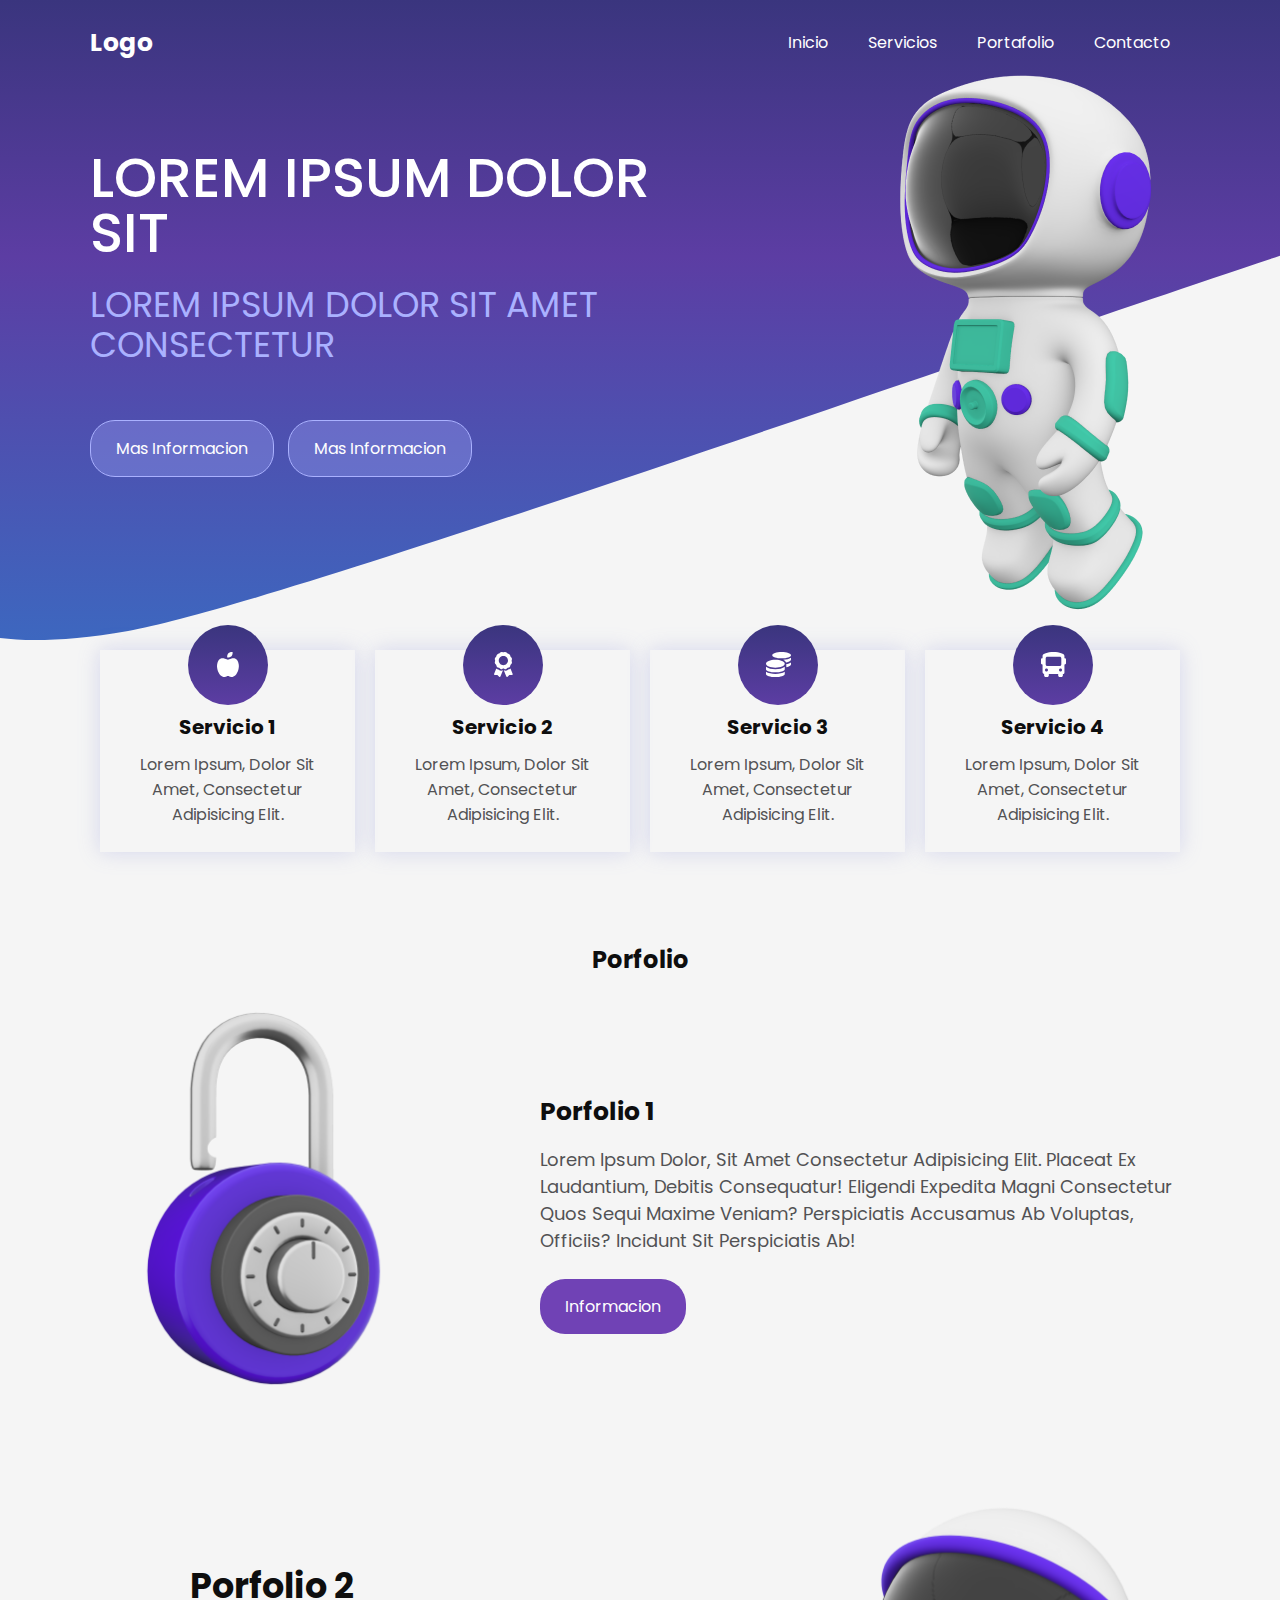
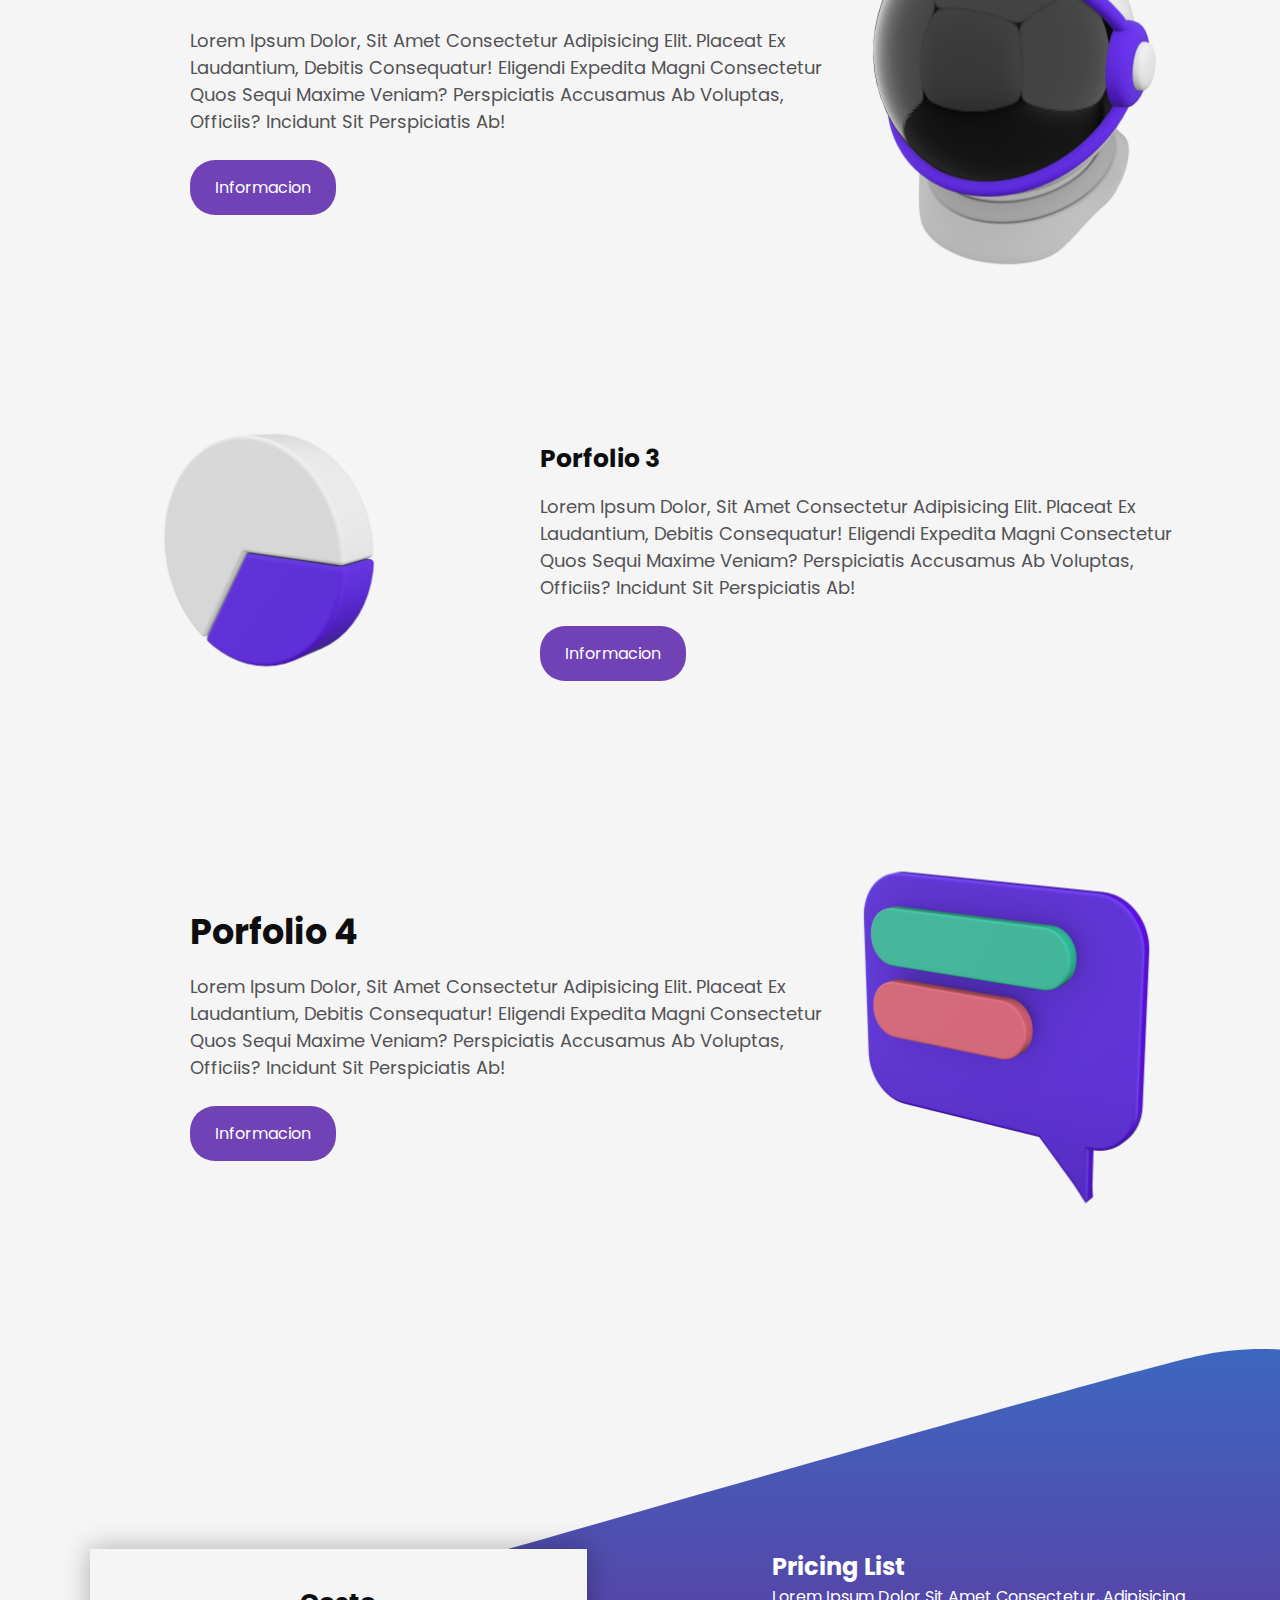
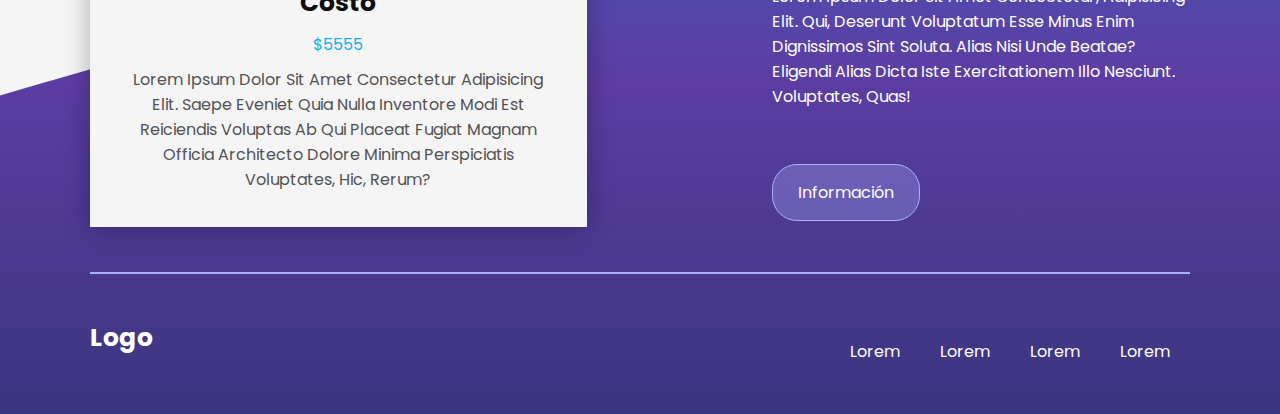
<file: Porfolio/index.html>
<!DOCTYPE html>
<html lang="en">
<head>
	<meta charset="UTF-8"/>
	<meta name="viewport" content="width=device-width, initial-scale=1.0"/>
	<title>Space</title>
	<link rel="stylesheet" href="styles.css"/>
</head>
<body>

	<a href="" id="inicio"></a>
	<header>
		<div class="menu container">
			<a href="#" class="logo">logo</a>
			<input type="checkbox" id="menu">

			<label for="menu">
				<img src="images/menu-btn.png" class="menu-icon" alt="">
			</label>

			<nav class="navbar">
				<ul>
					<li><a href="#inicio">Inicio</a></li>
					<li><a href="#servicios">Servicios</a></li>
					<li><a href="#portafolio">Portafolio</a></li>
					<li><a href="#contacto">Contacto</a></li>
				</ul>
			</nav>
		</div>

		<div class="header-content container">
			<div class="content">
				<h1>Lorem ipsum dolor sit</h1>
				<p>Lorem ipsum dolor sit amet consectetur</p>
				<a href="#" class="btn-1">Mas informacion</a>
				<a href="#" class="btn-1">Mas informacion</a> 
			</div>
			<img src="images/astronauta.png" alt="">
		</div>
	</header>

	<main class="services container">
		<a href="" id="servicios"></a>
		<div class="service">
			<img src="images/icon1.svg" alt="">
			<h3>Servicio 1</h3>
			<p>Lorem ipsum, dolor sit amet, consectetur adipisicing elit.</p>
		</div>
		<div class="service">
			<img src="images/icon2.svg" alt="">
			<h3>Servicio 2</h3>
			<p>Lorem ipsum, dolor sit amet, consectetur adipisicing elit.</p>
		</div>
		<div class="service">
			<img src="images/icon3.svg" alt="">
			<h3>Servicio 3</h3>
			<p>Lorem ipsum, dolor sit amet, consectetur adipisicing elit.</p>
		</div>
		<div class="service">
			<img src="images/icon4.svg" alt="">
			<h3>Servicio 4</h3>
			<p>Lorem ipsum, dolor sit amet, consectetur adipisicing elit.</p>
		</div>
	</main>

	<section class="porfolios container">
		<a href="" id="portafolio"></a>
		<h2>Porfolio</h2>

		<div class="porfolio">
			<img src="images/img1.png" alt="">
			<div class="porfolio-1">

				<h3>Porfolio 1</h3>
				<p>Lorem ipsum dolor, sit amet consectetur adipisicing elit. Placeat ex laudantium, debitis consequatur! Eligendi expedita magni consectetur quos sequi maxime veniam? Perspiciatis accusamus ab voluptas, officiis? Incidunt sit perspiciatis ab!</p>
				<a href="#" class="btn-2">Informacion </a>
			</div>
		</div>
		<div class="porfolio">
			<div class="porfolio-2">

				<h3>Porfolio 2</h3>
				<p>Lorem ipsum dolor, sit amet consectetur adipisicing elit. Placeat ex laudantium, debitis consequatur! Eligendi expedita magni consectetur quos sequi maxime veniam? Perspiciatis accusamus ab voluptas, officiis? Incidunt sit perspiciatis ab!</p>
				<a href="#" class="btn-2">Informacion </a>
			</div>
			<img src="images/img2.png" alt="">
		</div>
		<div class="porfolio">
			<img src="images/img3.png" alt="">
			<div class="porfolio-1">

				<h3>Porfolio 3</h3>
				<p>Lorem ipsum dolor, sit amet consectetur adipisicing elit. Placeat ex laudantium, debitis consequatur! Eligendi expedita magni consectetur quos sequi maxime veniam? Perspiciatis accusamus ab voluptas, officiis? Incidunt sit perspiciatis ab!</p>
				<a href="#" class="btn-2">Informacion </a>
			</div>
		</div>
		<div class="porfolio">
			<div class="porfolio-2">

				<h3>Porfolio 4</h3>
				<p>Lorem ipsum dolor, sit amet consectetur adipisicing elit. Placeat ex laudantium, debitis consequatur! Eligendi expedita magni consectetur quos sequi maxime veniam? Perspiciatis accusamus ab voluptas, officiis? Incidunt sit perspiciatis ab!</p>
				<a href="#" class="btn-2">Informacion </a>
			</div>
			<img src="images/img4.png" alt="">
		</div>
	</section>
 
	<footer>
		<a id="contacto"></a>
		<div class="container">

			<div class="info">
				<div class="info_content">
					<div class="info_price">
						<h2>Costo</h2>
						<p class="price">$5555</p>
						<p>Lorem ipsum dolor sit amet consectetur adipisicing elit. Saepe eveniet quia nulla inventore modi est reiciendis voluptas ab qui placeat fugiat magnam officia architecto dolore minima perspiciatis voluptates, hic, rerum?</p>
					</div>
					<div class="info_txt">
						<h2>Pricing list</h2>
						<p>Lorem ipsum dolor sit amet consectetur, adipisicing elit. Qui, deserunt voluptatum esse minus enim dignissimos sint soluta. Alias nisi unde beatae? Eligendi alias dicta iste exercitationem illo nesciunt. Voluptates, quas!</p>
						<a href="#" class="btn-1">Información</a>
					</div>
				</div>
				<hr>
				<div class="enlaces">
					<h3>Logo</h3>
					<div class="enlace">
						<li><a href="#">lorem</a></li>
						<li><a href="#">lorem</a></li>
						<li><a href="#">lorem</a></li>
						<li><a href="#">lorem</a></li>
					</div>
				</div>
			</div>

		</div>
	</footer>
	
	<script scr="min.js"></script>
</body>
</html>
</file>
<file: Bikes/style.css>
@import url('https://fonts.googleapis.com/css2?family=Bebas+Neue&family=Poppins:wght@400;500;600;700;800&display=swap');
/*
font-family: 'Bebas Neue', sans-serif;
font-family: 'Poppins', sans-serif;
*/
html { 
	scroll-behavior: smooth;
	font-family: Poppins;
} 
body {
/*	font-family: montserrat;*/
	background: #18171D;
}
* {
	box-sizing: border-box;
	padding: 0;
	margin: 0;
	text-decoration: none;
	list-style: none;
}
.scroll {
	scroll-margin-top: 60px ;
}

img {
	max-width: 100%;
}
.container {
	max-width: 1200px;
	margin: 0 auto;
}

.header {
	display: flex;
	align-items: center;
	min-height: 80vh;
	background: linear-gradient(90deg, 
		rgba(47, 28, 42, 1) 0%,
		rgba(45, 54, 62, 1) 50%,
		rgba(19, 41, 65, 1) 100%
	);
	font-weight: bold;
}

.menu {
/*	position: absolute;*/
	position: fixed;
	left:0;
	top:0;
	right:0;
	padding: 0 20px;

	backdrop-filter: blur(10px);
	display: flex;
	align-items: center;
	justify-content: space-between;
}

.logo {
	font-size: 25px;
	color: #BA8250;
	text-transform: uppercase;
	font-weight: 800;
}

.menu .navbar ul li {
	position: relative;
	float:left;
}
.menu .navbar ul li a {
	display: block;
	padding: 20px;
	font-size: 17px;
	color: #DFDDE0;
	text-transform: uppercase;
}
.navbar ul li a:hover {
	color: #BA8250;
}

#menu {
	display: none;
}
.menu-icono {
	width: 25px;
}
.menu label {
	cursor: pointer;
	display: none;
}

.submenu {
	position: relative;
}
.submenu #carrito {
	font-weight: normal;
	display: none;
	position: absolute;
	right: 0;
	backdrop-filter: blur(10px);
	top: 100%;
	z-index: 1;
	background: #4e4b5076;
	padding: 20px;
}
#img-carrito {
	cursor: pointer;
	color: red;
}
#vaciar-carrito {
	margin-top: 10px;
}

table {
	width: 100%;
	border-collapse: collapse;
}
table img {
	width: 100px;
	max-width: unset;
}
tr {
	border-bottom: 1px solid rgba(0, 0, 0, 0.3) ;
}
td, th {
	padding: 10px;
}
th, td {
	color: #DFDDE0;
}
.borrar {
	display: flex;
	justify-content: center;
	align-items: center;
	background: #BA8250;
	border-radius: 50%;
	width: 30px;
	height: 30px;
	color:#DFDE08;
	font-weight: 800;
	cursor: pointer;
}
.header-txt {
	text-align: center;
	display: flex;
	flex-direction: column;
	align-items: center;
	padding: 40px;
}
.header-txt h1 {
	font-family: Bebas Neue;
	font-size: 120px;
	margin-top: 70px;
	color:#DFDDE0;
}
.header-txt p {
	font-size: 16px;
	color:#DFDDE0;
	text-transform: capitalize;
	margin-bottom: 35px;
}
#header-img {
	width: 700px;
}

.btn-1, .btn-2 {
	display: inline-block;
	padding: 13px 25px;
	background: #BA8250;
	color:#DFDDE0;
	font-size: 20px;
	margin-top: 55px;
}

.about {
	display: flex;
	justify-content: space-between;
	padding: 120px 0;
}
.about-img {
	flex-basis: 50%;
	text-align: center;
}
.about-img img {
	width: 350px;
}
.about-txt {
	flex-basis: 50%;
}

h2 {
	color:#DFDDE0;
	margin-bottom: 15px;
}
h3 {
	color:#DFDDE0;
	margin-bottom: 10px;
}
p {
	color:#DFDDE0;
}

.products {
	padding: 0 0 200px 0;
}
.products h2 {
	margin-bottom: 50px;
}
.product-content {
	display: grid;
	grid-template-columns: repeat(3, 1fr);
	gap:70px;
}
.precio {
	color: #BA8250;
	font-weight: 800;
	padding: 10px 0;
	margin-bottom: 10px;
}

.btn-2 {
	margin: 0;
	padding: 8px 35px;
}

footer {
	border-top: 1px solid #BA81;
	padding: 50px 10px;
	display: flex;
	justify-content: space-between;
}

.link h3 {
	font-size: 23px;
}
.link a {
	font-size: 16px;
	color: #c0c0c1;
	display: block;
	margin-bottom: 15px;
}
.link a:hover {
	color: #BA8250;
}

@media (max-width:991px) {

	table {

	}
	table img {
		width: 80px;
	}
	td, th {
		padding: 8px;
	}
	#carrito {
		padding: 12px !important;
	}

	.menu {
		padding: 20px;
	}
	.menu label {
		display: initial;
	}
	.menu .navbar {
		display: none;
		position: absolute;
		top: 100%;
		left: 0;
		right: 0;
		background: #18171D;
	}
	.menu .navbar ul li {
		width: 100%;
	}

	#menu:checked ~ .navbar {
		display: initial;
	}

	.logo {
		display: none;
	}

	.submenu:hover #carrito {
		min-width: 100%;
	}

	.header {
		min-height: 0vh;
		padding: 100px 30px;
	}

	.header-txt {
		padding: 0;
	}

	.header-txt h1 {
		font-size: min(15vw, 100px);
		line-height: 1;
	}

	.about {
		padding: 30px;
		flex-direction: column;
		text-align: center;
	}
	.about-img {
		order: 2;
	}
	.about-img img {
		width: 250px;
	}
	.about-txt {
		margin-bottom: 25px;
	}

	.products {
		padding: 25px;
	}
	.product-content {
		grid-template-columns: repeat(1, 1fr);
		gap: 30px;
	}

	.footer {
		padding: 30px;
		flex-direction: column;
		text-align: center;
	}
}

@media (max-width:400px) {
	#carrito {
		font-size: 0.8em !important;
		padding: 5px !important;
	}

}
</file>
<file: CursoCSS/css/styles.css>
/*@import url('https://fonts.googleapis.com/css2?family=Poppins:wght@300;600;800&display=swap');*/
@import url('https://fonts.googleapis.com/css2?family=Poppins:wght@300;400;600;700&display=swap');
/*font-family: 'Poppins', sans-serif;*/

:root {
	--padding-container: 100px 0;
	--color-title: #001A49;
}

body {
	font-family: 'Poppins', sans-serif;
}

.container {
	width: 90%;
	max-width: 1200px;
	margin: 0 auto;
	overflow: hidden;
	padding: var(--padding-container);
}

.wr {
	width: 100%;
}

/*hero */
.hero {
	position: relative;
	display: grid;
	grid-template-rows: 100px 1fr;
	width: 100%;
	height: 100vh;
	min-height: 600px;
	max-height: 800px;
	color: #fff;
} 

.hero::before {
	content: "";
	position: absolute;
	top: 0;
	left:0;
	width: 100%;
	height: 100%;
	background-image: linear-gradient(180deg, #0000008c 0%, #0000008c 100%), url("../images/computer.jpg");
	clip-path: polygon(0 0, 100% 0, 100% 80%, 50% 95%, 0 80%);
	background-size: cover;
	z-index: -1;
}


/* nav */
.nav {
	--padding-container:0;
	height: 100%;
	display: flex;
	align-items: center;
}
.nav_ul {
	display: grid;
	grid-auto-flow: column;
	grid-auto-columns: max-content;
	gap: 2em;
	margin-left: auto;
	padding: 0;
}

.nav_title {
	font-weight: 300;
}
.nav_item {
	list-style: none;
}
.nav_link {
	color: #fff;
	text-decoration: none;
}
.nav_menu {
	margin-left: auto;
	cursor:pointer;
	display: none;
} 
.nav_img {
	display: block;
	width: 30px;
}
.nav_close {
	display: var(--show, none);
}

/*hero container*/

.hero_container {
	max-width: 800px;
	--padding-container: 0;
	display: grid;
	grid-auto-rows: max-content;
	align-content: center;
	gap: 1em;
	padding-bottom: 100px;
	text-align: center;
}
.hero_title {
	font-size: 3rem;
}
.hero_para {
	margin-bottom: 20px;
}

.cta {
	display: inline-block;
	background: #2091f9;
	justify-self: center;
	color:#fff;
	text-decoration: none;
	padding: 13px 30px;
	border-radius: 32px;
}

/*about*/

.about {
	text-align: center;
}
.about_main {
	display: grid;
	padding-top: 80px;
	width: 90%;
	margin: 0 auto;
	gap: 1em;
	overflow: hidden;
	grid-template-columns: repeat(auto-fit, minmax(260px, auto));
}
.subtitle {
	color: var(--color-title);
	font-size: 2rem;
	margin-bottom: 25px;
}
.about_para {
	line-height: 1.7;
}
.about_element {
	display: grid;
	gap:1em;
	justify-items: center;
	overflow: hidden;
	margin: 0 auto;
	overflow: hidden;
}
.about_icon {
	width: 40px;
}

/*knowledge*/

.knowledge_container {
	display: grid;
	grid-template-columns: 1fr 1fr;
	gap: 1em;
	align-items: center;
}

.knowledge {
	background-color: #e5e5f7;
/*	opacity: 0.8;*/
/*	background-image:  radial-gradient(#444cf7 0.5px, transparent 0.5px), radial-gradient(#444cf7 0.5px, #e5e5f7 0.5px);*/
	background-size: 20px 20px;
	background-position: 0 0,10px 10px;
	overflow: hidden;
}

.knowledge_figure {
	max-width: 500px;
}
.knowledge_img {
	width: 100%;
	display: block;
}
.knowledge_para {
	line-height: 1.7;
	margin-bottom: 15px;
}

/*price*/

.price {
	text-align: center;
}
.price_table {
	padding-top: 60px ;
	display: flex;
	flex-wrap: wrap;
	gap: 2.5em;
	justify-content: space-evenly;
	align-items: center;
}
.price_element {
	background-color: #e5e5f7;
	text-align: center;
	border-radius: 10px;
	width: 330px;
	padding: 40px;
	--color-plan: #696871;
	--color-price: #1d293f;
	--bg-cta: #fff;
	--color-cta: #5454d4;
	--color-items: #696871;
}
.price_element-best {
	width: 370px;
	padding: 60px 40px;
	background-color: #ff7143;
	--color-plan: rgb(255 255 255 / 7 5%);
	--color-price: #fff;
	--bg-cta: #9f3919;
	--color-cta: #fff;
	--color-items: #fff;
}

.price_name {
	color: var(--color-plan);
	margin-bottom: 15px;
	font-weight: 300;
}

.price_price {
	font-size: 2.5rem;
	color: var(--color-price);
}

.price_items {
	margin-top: 35px;
	display: grid;
	gap:1em;
	font-weight: 300;
	font-size: 1.2rem;
	margin-bottom: 50px;
	color:var(--color-items);
}

.price_cta {
	background-color: var(--bg-cta);
	display: block;
	padding: 20px 0;
	border-radius: 10px;
	text-decoration: none;
	font-weight: 600;
	color: var(--color-cta);
	box-shadow: 0 0 1px rgba(0, 0, 0, .5);
}

/*---  testimony_wr */

.testimony_wr {
	background-color: #e5e5f7;
	width: 100%;
}

.testimony_container {
	display: grid;
	grid-template-columns: 50px 1fr 50px;
	align-items: center;
	gap: 1em;
}

.testimony {
	display: grid; 
	grid-template-columns: 1fr max-content;
	justify-content: space-between;
	align-items: center;
	gap: 2em;
	grid-column: 2/3;
	grid-row: 1/2;
	opacity: 0;
	pointer-events: none;
}
.testimony-show {
	pointer-events: unset;
	opacity: 1;
	transition: opacity 1.5s ease-in-out;
}
.testimony_text {
	max-width: 700px;
}
.testimony_review {

}
.testimony_course {
	display: inline-block;
	width: fit-content;
	color: #fff;
	padding: 5px;
	background-color: royalblue;
}

.testimony_figure {
	max-width: 250px;
}
.testimony_img {
	width: 100%;
	object-fit: cover;
	object-position: 50% 30%;
	aspect-ratio: 1/1;
	border-radius: 50%;
}

.testimony_arrow {
	width: 90%;
	cursor: pointer ;
}

/*questions*/

.faq  {
	text-align: center;
}


.questions_container {
	display: grid;
	gap: 2em;
	padding-top: 50px;
	padding-bottom: 100px;
}

.question {
/*	display: flex;
	flex-direction: column;
	gap: 2em;*/
	padding: 0 30px 0;
	overflow: hidden;
}

.question_padding {
	padding: 0;
	transition: padding .2s;
	border: 1px solid #5454D4;
	border-radius: 6px;
}
.question_padding-add {
	padding-bottom: 40px;
}

.question_title {
	text-align: left;
	display: flex;
	font-size: 20px;
	padding: 30px 0 30px;
	cursor: pointer;
	color: var(--color-title);
	justify-content: space-between;
}
.question_arrow {
	cursor: pointer;
	display: inline-block;
	width: 25px;
	height: 25px;
	background-color: var(--color-title);
	border-radius: 50%;
	aspect-ratio: 1/1;
	transition: transform .2s;
}
.question_arrow-rotate {
	transform: rotate(180deg);
	transition: transform .2s;
}
.question_arrow img {
	width: 100%;
}

.question_show {
  text-align: left;
  height: 0;
  transition: height .3s;
}

.start_para {
	width: 60%;
	margin: 0 auto;
	margin-bottom: 0px;
	margin-bottom: 30px;
}




/*footer*/
.footer {
	background-color: #1D293F;
	color: #fff;
}

.footer_m1 {
	display: flex;
	justify-content: space-between;
	border-bottom: 1px solid #fff;
	padding-bottom: 60px;
}
.nav-footer {
	display: flex;
	flex-direction: column;
	align-items: start;
	gap:2em;
}
.footer_title {
	font-size: 2em;
	font-weight: 300;
}
.nav_ul-footer {
	margin: 0;
}
.footer_form {
	display: flex;
	gap: 1em;
	flex-direction: column;
}
.form_inputs {
	display: flex;
	gap:1em;
}
.form_input {
	height: 100%;
	padding: 10px;
}
.form_inputs * {
	border-radius: 5px !important;
}

.footer_m2 {
	display: flex;
	flex-direction: column;
	align-items: center;
	--padding-container: 30px;
	padding: var(--padding-container);
}
.footer_social a img {
	width: 2em;
}
.footer_copyright {
	font-weight: 300;
}

@media (max-width:900px) {
	.footer_m1 {
		flex-direction: column;
		gap: 5em;
	}
}





/*medias*/
@media (max-width:800px) {
	.hero_title {
		font-size: 2.5rem;
	}

	.nav_ul-menu {
		display: flex;
		justify-content: space-evenly;
		align-items: center;
		flex-direction: column;
		position: fixed;
		background-color: #000;
		top: 0;
		left: 0;
		height: 100%;
		width: 100%;
		z-index: 100;
		opacity: 0;
		pointer-events: none;
		transition: .7s opacity;
		transition: opacity .7s;
		--show: block;
	}
	.nav_ul-menu-show {
		opacity: 1 !important;
		pointer-events: unset !important;
		transition: opacity .7s !important;
	}
	.nav_item {
		text-align: center;
		display: block;
	}
	.nav_ul-menu a {
		width: 100%;
		text-align: center;
		font-size: 20px;
	}
	.nav_menu {
		display: block;
	}
	.nav_close {
		cursor: pointer;
		position: absolute;
		top: 30px;
		right: 30px;
		width: 30px;
	}

	/*	about*/
	.about_element:last-of-type {
		grid-column: 1/-1;
	}

	/*	knowledge*/
	.knowledge_container {
		grid-template-columns: 1fr;
	}
	.knowledge_figure {
		grid-row: 1/2;
		justify-self: center;
	}

	/*	testimony*/
	.testimony {
		grid-template-columns: 1fr;
		justify-items: center;
	}
	.testimony_figure {
		max-width: 200px;
	}

	/*	faq*/
	.start_para {
		width: 80%;
	}

	/*	footer*/
	.nav_ul-footer {
		display: flex;
		flex-wrap: wrap;
		justify-content: space-between;
		gap: 2em;
	}
	.form_input {
		width: 200px;
	}
}

@media (max-width: 600px) {
	.hero_title {
		font-size: 2rem;
	}
	.hero_para {
		font-size: 1rem;
	}
	.subtitle {
		font-size: 1.7rem;
	}
	.price_element {
		width: 90%;
	}

	.testimony_container {
		grid-template-columns: 20px 1fr 20px;
		gap: .9em;
	}
}
</file>
<file: osu.ppy.sh/styles.css>
@font-face {
    font-family: torus;
    font-weight: 300;
    src: url("toruspro-regular.ttf");
}
@font-face {
	font-family: torus;
	font-weight: 600;
	src: url("toruspro-semibold.ttf");
}

*, ::before, ::after {
	box-sizing: border-box;
	padding: 0;
	margin: 0;
}
:root {
	--base-hue: 255;
	--base-hue-deg: 255deg;
}
:root {
	--hsl-h1: var(--base-hue),100%,70%;
	--hsl-h2: var(--base-hue),50%,45%;
	--hsl-l1: var(--base-hue),40%,80%;
	--hsl-l2: var(--base-hue),40%,75%;
	--hsl-l3: var(--base-hue),40%,70%;
	--hsl-l4: var(--base-hue),40%,50%;
	--hsl-d1: var(--base-hue),20%,35%;
	--hsl-d2: var(--base-hue),20%,30%;
	--hsl-d3: var(--base-hue),20%,25%;
	--hsl-d4: var(--base-hue),20%,20%;
	--hsl-d5: var(--base-hue),20%,15%;
	--hsl-d6: var(--base-hue),20%,10%;
	--hsl-b1: var(--base-hue),10%,40%;
	--hsl-b2: var(--base-hue),10%,30%;
	--hsl-b3: var(--base-hue),10%,25%;
	--hsl-b4: var(--base-hue),10%,20%;
	--hsl-b5: var(--base-hue),10%,15%;
	--hsl-b6: var(--base-hue),10%,10%;
}
::selection {
	color: #fff;
	background-color: hsl(var(--hsl-h2));
}

html, body {
	height: 100%;
}
body {
	background-color: hsl(var(--hsl-b6));
	font-family: torus;
	color: #fff;
	display: flex;
	flex-direction: column;
}
a {
	font-weight: bolder;
	text-decoration: none;
	color: #fff;
}
img {
	max-width: 100%;
	max-height: 100%;
}
nav, nav * {
	list-style: none;
	display: block;
}
.hidden {
	opacity: 0;
	pointer-events: none;
}
.none {
	display: none !important;
}
.flag {
	position: relative;
	background-image: url(images/flag.svg);
}
.flag::after {
	position: absolute;
	left: 0;
	top: 0;
	height: 100%;
	width: 100%;
	background: inherit;
	border-radius: inherit;
	filter: contrast(0) brightness(2);
	opacity: .25;
	content: "";
}

.page {
	width: calc(100% - 40px);
	max-width: 1000px;
	margin: auto;
}
.avatar {
	width: 60px;
	height: 60px;
	border-radius: 50%;
}
.avatar:hover {
	box-shadow: inset 0 0 0 3px #fff;
}

/*topnav*/

	.topnav_mobile {
		display: none;
	}
	.bg_container {
		position: absolute;
		z-index: -1;
		left: 0;
		top: 0;
		height: 160px;
		width: 100%;
		box-shadow: 0 1px 3px rgba(0,0,0,.25);
		background-color: hsl(var(--hsl-d5));
	}
	.topnav_bg {
		margin: auto;
		width: 100%;
		max-width: 1200px;
		height: 100%;
		background-position: 50%;
		background-repeat: no-repeat;
		background-size: cover;
		opacity: .7;
		display: flex;
		justify-content: center;
		overflow: hidden;
		background-image: url(images/generic.jpg);
	}
	.topnav_bg::before {
		content: "";
		background-image: linear-gradient(90deg,hsl(var(--hsl-d5)),transparent 200px,transparent 1000px,hsl(var(--hsl-d5)) 1200px);
		background-position: 50%;
		height: 100%;
		width: 1200px;
		display: block;
		flex: none;
	}
	.topnav {
		z-index: 10;
		position: fixed;
		width: 100%;
		font-size: 14px;
		font-weight: 500;
	}
	.topnav::after {
		z-index: -1;
		content: "";
		position: absolute;
		left: 0;
		top: 0;
		height: 100%;
		width: 100%;
		background-image: url(images/nav2-background.png);
		background-position: bottom;
		background-repeat: repeat-x;
		filter: hue-rotate(var(--base-hue-deg)) saturate(.6);
	}
	.topnav_content {
		width: calc(100% - 40px);
		height: 90px;
		margin: auto;
		display: flex;
	}
	.topnav_colgrup {
		display: flex;
		align-items: center;
		height: 100%;
	}
	.topnav_colgrup:first-child {
		margin-right: auto;
	}

	li.logo_li {
		margin-right: 10px;
	}
	a.logo_container, .logo, .triangles {
		width: 70px;
		height: 70px;
		position: absolute;
		transition: width .2s, height .2s, transform .2s, opacity .2s !important;
	}
	a.logo_container {
		padding: 0 !important;
		position: relative;
		margin: -5px;
		align-self: center;
	}
	.logo {
		background-image: url(images/osu-logo.svg);
		z-index: 1;
	}
	.triangles {
		opacity: 0;
		background-image: url(images/osu-logo-triangles.svg);
		z-index: 0;
	}
	.logo_container:hover {
		transform: scale(1.1);
	}
	.logo_container:hover .logo, .logo_container:hover .triangles {
		transform: scale(1.1);
		opacity: 1;
	}

	.topnav_links_container {
		display: flex;
		align-self: stretch;
	}
	.topnav_links_container li {
		display: flex;
		position: relative;
	}
	.topnav_links_container li a {
		display: flex;
		align-items: center;
		color: #ddd;
		border-radius: 5px;
		padding: 10px;
		transition: color .2s;
	}
	.topnav_links_container a:hover {
		color: #fff;
	}
	.topnav_activelink::after {
		content:"";
		position: absolute;
		top: 65%;
		background-color: hsl(var(--hsl-h1)) !important;
		border-radius: 10px;
		height: 3px;
		width: calc(100% - 20px);
	}

	/*	2nd colgrup*/
		.icon_img {
			width: 17px;
			height: 17px;
		}
		.topnav_links_container .icons-ul a {
			border-radius: 50%;
			align-self: center;
		}
		.topnav_links_container .icons-ul a:hover {
			background-color: rgba(255, 255, 255, .2);
		}
		.topnav_notifications {
			display: flex;
			align-items: center;
			gap:1px;
			border: 2px solid #fff;
			border-radius: 30px;
			overflow: hidden;
			padding: 2px;
		}
		.topnav_notifications > a {
			display: flex;
			align-items: center;
			border-radius: 30px;
			padding: 7px 10px;
		}
		.topnav_notifications a:hover {
			background-color: rgba(255, 255, 255, .3);
		}
		.avatar--topnav {
			margin-left: 10px;
		}

	/*	submenu*/
		.topnav_submenu {
			display: none;
			position: absolute;
			padding: 10px 5px;
			padding-bottom: 15px;
			top: 100%;
			margin-top: -20px;
			left: -20px;
			white-space: nowrap;
			flex-direction: column;
			transition: margin-top .3s;
		}
		.topnav_links_container > li:hover > .topnav_submenu {
			display: flex;
		}
		.topnav .topnav_submenu a {
			position: relative;
			padding: 5px 25px;
		}
		.topnav .topnav_submenu a:hover {
			background-color: hsl(var(--hsl-b6));
		}
		.topnav .topnav_submenu a:hover::after {
			content: "";
			border-radius: 10px;
			position: absolute;
			top: 7px;
			left: 10px;
			width: 3px;
			height: calc(100% - 14px);
			background-color: hsl(var(--hsl-h1));
		}
		.topnav_sublinks_bg {
			z-index: -2;
			transition: opacity .2s;
			position: absolute;
			left: 0;
			top: 0;
			height: 310px;
			width: 100%;
			background-color: rgba(17,17,17,.9);
			border-bottom: 1px solid hsl(var(--hsl-h1));
		}

	/*	pinned header*/
			.topnav_overlay {
				position: absolute;
				top: 0;
				left: 0;
				height: 100%;
				width: 100%;
				background-color: hsl(var(--hsl-h2), 0%);
				transition: background-color 1s;
				z-index: -1;
			}
		@media (min-width:900px) {
			.topnav_content, .topnav_content *, .topnav {	
				transition: height .2s, width .2s, color .2s;
			}
			.js-pinned-header .topnav_overlay {
				background-color: hsl(var(--hsl-h2));
			}
			.js-pinned-header .topnav::after {
				display: none;
			}
			.js-pinned-header .topnav .topnav_content {
				height: 50px;
			}
			.js-pinned-header .topnav .topnav_content .avatar, 
			.js-pinned-header .logo_container, 
			.js-pinned-header .logo, 
			.js-pinned-header .triangles {
				height: 40px !important;
				width: 40px !important;
			}
			.js-pinned-header .topnav_submenu {
				margin-top: -5px;
			}
		}


.links_ul {
	display: flex;
	gap: 20px;
}
.links_nav a {
	font-size: .9em;
	font-weight: bolder;
	color: #ddd;
	border-radius: 5px;
	padding: 15px 0;
	transition: color .2s;
}
.links_nav a:hover {color: #fff;}
.links_ul li.activelink::after {
	transform: scaleY(1);
}
.links_ul-bottom_trail, .links_ul-bottom_trail a, .links_ul-bottom_trail li {
	position: relative;
}
.links_ul-bottom_trail::after {
	content: "";
	position: absolute;
	bottom: 0;
	width: 100%;
	height: 1px;
	background-color: hsl(var(--hsl-h1));
}
.links_ul-bottom_trail li::after {
	content: "";
	position: absolute;
	bottom: -2px;
	width: 100%;
	height: 5px;
	transform: scaleY(0);
	border-radius: 10000px;
	background-color: hsl(var(--hsl-h1));
}
.links_ul-bottom_trail li:hover::after {
	transform: scaleY(1);
}


/*page*/
	.page_content {
		margin: auto;
		margin-bottom: 10px;
		width: calc(100% - 40px);
		padding-top: 105px;
		max-width: 1000px;
		flex: 1 0;
	}
	.page_row {
		padding: 0 50px;
		display: flex;
		align-items: center;
		flex-wrap: wrap;
	}
	.page_title {
		background-color: hsl(var(--hsl-d5));
		height: 55px;
	}
	.page_links {
		background-color: hsl(var(--hsl-d4));
	}
	.page_news {
		background-color: hsl(var(--hsl-b5));
		overflow: hidden;
	}

	.page_news_inside {
		width: 100%;
		display: flex;
		gap: 2em;
	}
	.page_news_left {
		padding-bottom: 10px ;
		width: 60%;
		display: flex;
		flex-direction: column;
	}
	.page_news_container {
		display: flex;
		flex-direction: column;
		gap: 5px;
	}
	.page_news_sidebar {
		width: 40%;
		flex-basis: 40%;
		flex-shrink: 0;
		flex-grow: 0;
		background: hsl(var(--hsl-b4));
		box-shadow: 0 1px 9px rgba(0,0,0,.2);
		padding: 20px 10px 10px;
	}
	.page_news_h3 {
		color: hsl(var(--hsl-l1));
		padding-top: 20px;
		padding-bottom: 10px;
	}

	.news_new {
		width: 100%;
		box-shadow: 0 1px 3px rgba(0,0,0,.25);;
	}
	.new_img {
		display: block;
		width: 100%;
		height: 130px;
		background-size: cover;
		background-position: center;
	}
	.new_body {
		display: flex;
		gap: .8em;
		padding: 10px;
		background-color: hsl(var(--hsl-b4));
	}
		.new_date {
			display: flex;
			flex-flow: column nowrap;
			align-items: flex-end;
			font-size: 11px;
			color: hsl(var(--hsl-l1));
			width: 80px;
			padding-right: 10px;
			border-right: 1px solid hsl(var(--hsl-l1));
		}
			.new_date_day {
				font-size: 16px;
				font-weight: bold;
			}
		.new_rights {
			width: fit-content;
			display: flex;
			flex-direction: column;
			gap: 10px;
		}
			.new_desc {
				font-size: .8em;
			}
			.new_title {
				font-weight: bold;
			}




footer {
	background-color: hsl(var(--hsl-b5));
	width: 100%;
	font-size: 12px;
	padding-bottom: 10px;
}
.links_nav-footer a {
	padding: 10px 0;
}
.links_nav-footer li:hover a {
	color: hsl(var(--hsl-l1));
}
.footer_content {
	width: fit-content;
	display: block;
	margin: auto;
}
.footer_para {
	text-align: center;
	font-size: 10px;
	color: hsl(var(--hsl-l1));
}
</file>
<file: osu.ppy.sh/less.css>
.links_ul a {
	padding: 10px 0;
}

/*topnav*/
	.topnav_sublinks_bg,
	.topnav_content,
	.topnav_overlay,
	.bg_container,
	.topnav::after {
		display: none;
	}
	.topnav {
		background-color: hsl(var(--hsl-h2));
		position: fixed;
		top: 0;
		width: 100%;
		display: flex;
		align-items: center;
		height: 50px;
		padding: 0 10px;
		color: #fff;
	}
	.topnav_mobile {
		z-index: 2;
		width: 100%;
		display: flex;
		align-items: center;
		color: #fff;
	}
	.mobile_logo {
		margin: -5px;
		width: 40px;
		height: 40px;
		background: url(images/osu-logo.svg);
	}
	.mobile_title {
		padding: 0 10px;
		min-width: 0;
		font-size: 14px;
	}

	.mobile_menu {
		position: absolute;
		top: 100%;
		left: 0;
		width: 100%;
		font-size: 16px;
		clip: rect(auto, auto, 0, auto);
		transition: clip .25s;
	}
	.mobile_menu.unclipped {
		clip: rect(auto, auto, 100vh, auto);		
	}
	.menu_links {
		background-color:  hsl(var(--hsl-b5));
	}
	.menu_links >  .menu_drop {
		display: flex;
		flex-direction: column;
		width: 100%;
	}
	.menu_drop > a:hover {color: #fff;}
	.menu_drop:hover .item_arrow img {filter: none;}
	.menu_drop a {
		align-items: center;
		display: flex;
		width: 100%;
		align-items: center;
		padding: 10px;
		color: #aaa;
		transition: color .2s;
	}
	.item_arrow {
		display: inline-block;
		width: 30px;
		height: 30px;
		margin-right: 10px;
	}
	.tfed {
		transform: rotate(-90deg);
	}
	.item_arrow img {
		width: 100%;
		height: 100%;
		filter: brightness(50%);
		transition: filter .2s;
	}
	/*	blackout*/
	.blackout {
		position: absolute;
		z-index: -1;
		width: 100%;
		height: 100vh;
		top: 0;
		left: 0;
		background-color: rgba(0, 0, 0, .3);
	}

	/*	tabs*/
		.menu_tabs {
			display: flex;
			align-items: center;
			width: 100%;
			height: 40px;
			background-color: hsl(var(--hsl-d4));

		}
		.menu_user {
			position: relative;
			margin-right: auto;
			display: flex;
			height: 100%;
			padding: 8px;
		}
			.menu_user:hover::after {
				content: "";
				display: block;
				position: absolute;
				height: 4px;
				border-radius: 10000px;
				background-color: hsl(var(--hsl-h1));
				left: 8px;
				right: 8px;
				bottom: -2px;
				z-index: 1;
			}
		.user_avatar {
			display: flex;
			height: 100%;
			width: auto;
			aspect-ratio: 1/1;
			border-radius: 5px;
			margin-right: 8px;
		}
		.user_name {
			transition: color .2s;
			color:  hsl(var(--hsl-l1));
			display: flex;
			align-items: center;
		}
		.menu_user:hover .user_name {
			color: #fff;
		}

	/*	submenus*/
		.menu_but {
			display: flex;
			position: relative;
			align-items: center;
			justify-content: center;
			cursor: pointer;
			width: 40px;
			height: 40px;
			background: none;
			border: 0;
		}
		.menu_but img {
			width: 18px;
			height: 18px;
			filter: brightness(.5) hue-rotate(90deg) saturate(50%);
		}
		.menu_but:hover img {
			filter: none;
		}
		.menu_but:hover::after {
			content: "";
			border-radius: 10000px;
			position: absolute;
			width: 100%;
			height: 3px;
			bottom: -1px;
			background-color: hsl(var(--hsl-h1));
		}
		.mobile_submenu {
			display: block;
			flex-direction: column;
		}
		.mobile_submenu a {
			width: 100%;
			padding: 5px 10px 5px 60px;
		}
		.mobile_submenu a:hover {
			background-color: hsl(var(--hsl-b3));
		}

	

/*page-content*/
	.page_content {
		padding-top: 50px;
		width: 100%;
	}
	.page_row {
		padding: 0;
	}
	.page_links {
		padding: 0 10px;
	}
	.page_title {
		display: none;
	}

	.page_news_h3 {
		margin: 0;
		padding: 20px 0 10px 10px;
		font-size: 20px;
		display: flex;
		align-items: flex-end;
	}
	.page_news_inside {
		flex-direction: column;
	}
	.page_news_left {
		width: 100%;
	}
	.page_news_sidebar {
		width: 100%;
	}
</file>
<file: osu.ppy.sh/homepage.css>
.sidebar_buttons {
	display: flex;
	flex-direction: column;
	gap: 10px;
}


svg {
	width: 100%;
}

.graph_info {
	gap: 10px;
	display: flex;
}
.info_online_title {
	font-size: 10px;
	font-weight: bold;
}
.info_online_count {
	color: hsl(var(--hsl-l1));
}
.graph_path_container {
	height: 70px;
	width: 100%;
}
.graph_path_container path {
	fill: none;
	stroke: hsl(var(--base-hue), 100%, 70%);
	stroke-width: 1px ;
}
.graph_path_container circle {
	fill: hsl(var(--base-hue), 100%, 70%);
	stroke: hsl(var(--base-hue), 100%, 70%);
}

/*botones*/
	.btn_home {
		color: #fff;
		border-radius: 6px;
		background-image: url(images/but_bg.svg);
		background-size: 175%;
		background-position: 50%;
		font-size: 14px;
		font-weight: 700;
		margin-bottom: var(--border-size);
		padding: 10px 20px;
		display: flex;
		align-items: center;
		transition: all .12s ease-in-out;
		transform: translateZ(0);
		--colour-h: 200;
		--colour-s:60%;
		--colour-l:50%;
		--bg-l-adjust: 0%;
		--bg-move: 0px;
		--border-size: 3px;
		--move: 0px;
		--inset-colour: hsl(var(--colour-h),var(--colour-s),calc(var(--colour-l) - 10%));
		transform: translateY(var(--move));
		background-color: hsl(var(--colour-h),var(--colour-s),calc(var(--colour-l) + var(--bg-l-adjust)));
		background-position: calc(50% + var(--bg-move)) 50%;
		box-shadow: 0 calc(var(--border-size) - var(--move)) var(--inset-colour),0 calc(var(--border-size) + 1px - var(--move)) 3px rgba(0,0,0,.25);
	}
	.btn_home-pink {
		--colour-h:333;
	}.btn_home-orange {
		--colour-h:20;
	}
	.btn_home:hover {
	  --bg-move: -20px;
	  --bg-l-adjust: 10%;
	}
	.btn_name {
		flex: 1;
	}
</file>
<file: osu.ppy.sh/maps.css>
.sidebar_maps {
	display: flex;
	flex-direction: column;
}
.sidebar_maps_h3 {
	color: hsl(var(--hsl-l1));
	padding: 10px 0;
}

.map_list {
	display: flex;
	flex-direction: column;
}

.osu_map {
	display: flex;
	gap: 8px;
	margin-left: -10px;
	margin-right: -10px;
	padding: 5px 10px;
	width: calc(100% + 20px);
	transition: background-color .2s;
}
.osu_map:hover {
	background-color: rgba(200, 200, 200, .2);
}

.osu_map .map_thumb {
	border-radius: 5px;
	background-size: cover;
	width: 70px;
	height: 60px;
}
.osu_map .map_info {
	display: flex;
	flex-direction: column;
	justify-content: center;
	flex: 1;
	overflow: hidden;	
	white-space: nowrap;
}
	.mapinfo_title {
		overflow: hidden;	
		text-overflow: ellipsis;
		font-weight: 600;
	}
	.mapinfo_author {
		font-size: 12px;
		font-weight: 400;
	}
	.mapinfo_extra {
		font-size: 12px;
		font-weight: 400;
	}
.osu_map .map_arrow {
	width: fit-content;
	margin-right: -10px;
	display: flex;
	align-items: center;
}
	.map_arrow img {
		filter: brightness(.5);
		transition: filter .2s;
		transform: rotate(-90deg);
		height: 30px;
		width: 30px;
	}
	.osu_map:hover .map_arrow img {
		filter: brightness(.7);
	}
</file>
<file: Porfolio/styles.css>
@import url('https://fonts.googleapis.com/css2?family=Poppins:wght@300;400;600;700;800&display=swap');

* {
	margin: 0;
	padding: 0;
	box-sizing: border-box;
	text-transform: capitalize;
	text-decoration: none;
	list-style: none;
	scroll-margin: 50px;

	font-family: "Poppins";
}

body {
	background-color: #f5f5f5;
}

header {
	background-image: url("images/hero.svg");
	background-position: center bottom;
	background-repeat: no-repeat;
	background-size: cover;
	min-height: 70vh;
	display: flex;
	align-items: center;
}

.btn-1 {
	display: inline-block;
	background-color: rgba(170, 177, 255, 0.3);
	border:1px solid #aab1ff;
	margin: 55px 10px 0 0;
	padding: 15px 25px;
	color: #fff;
	border-radius: 25px;
}
.btn-1:hover {
	color: #aab1ff;
}
.btn-2 {
	display: inline-block;
	padding: 15px 25px;
	background-color: #7042b5;
	color: #fff;
	border-radius: 25px;
}
.btn-2:hover {
	background-color: #8650d7;
}

.container {
	max-width: 1100px;
	margin: 0 auto;
}

.menu {
	position: absolute;
	top: 10px;
	left: 0;
	right: 0;
	display: flex;
	align-items: center;
	justify-content: space-between;
	z-index: 1000;
}
.menu .logo {
	font-weight: 700;
	font-size: 25px;
	color: #fff;
}
.menu .navbar ul li {
	position: relative;
	float: left;
}
.menu .navbar ul li a {
	font-size: 16px;
	padding: 20px;
	color: #fff;
	display: block;
}
.menu .navbar ul li a:hover {
	color:#0eaef3;
}

#menu {
	display: none;
}

.menu-icono {
	width: 25px;
}
.menu label {
	cursor: pointer;
	display: none;
}

.header-content {
	display: flex;
}
.content {
	padding: 150px 150px 0 0;
}
.content h1 {
	color: #fff;
	font-size: 55px;
	text-transform: uppercase;
	font-weight: 500;
	line-height: 55px;
}
.content p {
	margin-top: 25px;
	color: #aab1ff;
	text-transform: uppercase;
	font-size: 35px;
	line-height: 40px;
}

.services {
	padding: 10px 0;
	display: flex;
	justify-content: space-between;
	text-align: center;
}
.service {
	padding: 25px;
	margin: 0 10px;
	box-shadow: 0 0 20px rgba(135, 141, 214, .3);
}
.service img {
	margin-top: -50px;
}
.service h3 {
	font-size: 20px;
	color: #0e0e0e;
	margin-bottom: 10px;
}
.service p {
	color: #525254;
	font-size: 16px;
}

.porfolios {
	padding: 80px 0;
	text-align: center;
	color: #0e0e0e;
}
.porfolio {
	display: flex;
	align-items: center;
}
.porfolio h2 {
	font-size: 55px;
}
.porfolio img {
	width: 350px;
}
/*  */
	.porfolio-1 {
		margin-left: 100px;
		text-align: left ;
	}
	.porfolio-1 h3 {
		font-size: 25px;
		margin-bottom: 15px;
	}
	.porfolio-1 p {
		font-size: 18px;
		color: #525254;
		margin-bottom: 25px;
	}

	.porfolio-2 {
		margin-left: 100px;
		text-align: left;
	}
	.porfolio-2 h3 {
		font-size: 35px;
		margin-bottom: 15px;
	}
	.porfolio-2 p {
		font-size: 18px;
		color: #525254;
		margin-bottom: 25px;
	}

footer {
	padding: 200px 0 30px 0;
	background-image: url(images/footer.svg);
	background-position: top center;
	background-repeat: no-repeat;
	background-size: cover;
}

.info_content {
	display: flex;
} 
.info_price {
	padding: 35px ;
	text-align: center;
	background-color: #f5f5f5;
	box-shadow: 0 0 25px rgba(0, 0, 0, .3);
	margin: 0 150px 0 0;
	color: #0e0e0e;
}
.info_price h2 {
	font-size: 25px;
	margin-bottom: 10px;

}

.price {
	font-size: 14px;
	color: #0eaef3 !important;
	margin-bottom: 10px;
}

.info_price p {
	font-size: 16px;
	color: #525254;
}

.info_txt {
	margin-left: 35px;
	color: #fff;
}

hr {
	margin: 45px 0;
	border: 0.5px solid #aab1ff;
}

.enlaces {
	display: flex;
	justify-content: space-between;
	color: #fff;
}
.enlaces h3 {
	font-size: 25px;
}
.enlace {
	display: flex;
}
.enlace li a {
	display: block;
	margin: 20px;
	color: #fff;
}
.enlace li a:hover {
	color: #0eaef3;
}

@media (max-width: 991px) {
	.menu {
		padding: 20px;
	}
	.menu label {
		display: initial;
	}
	.menu .navbar {
		position: absolute;
		top: 100%;
		left: 0;
		right: 0;
		background-color: #5b50bc;
		display: none;
	}
	.menu .navbar ul li {
		width: 100%;
	}
	#menu:checked ~ .navbar {
		display: initial;
	}

	header {
		height: 0vh;
		padding: 400px 0;
		background-position: center center;
	}
	.header-content {
		flex-direction: column;
		text-align: center;
		align-items: center;
		padding: 0 30px;
	}
	.content {
		padding: 0;
	}
	.content h1 {
		margin-top: 200px;
		font-size: 45px;
	}
	.content p {
		margin-top: 0;
	}
	.header-content img {
		width: 150px;
	}

	.services {
		flex-direction: column;
		padding: 50px 30px 0 30px;
	}
	.service {
		margin-top: 50px;
	}

	.porfolios {
/*		padding: 0 30px 30px 30px;*/
		padding: 30px;
	}
	.porfolios h2 {
		margin-bottom: 15px;
/*		mio*/
		font-size: 50px;
	}
	.porfolio {
		flex-direction: column;
	}
	.porfolio img {
		display: none;
	}

	.porfolio-1, .porfolio-2 {
		text-align: center;
		margin: 0 0 25px 0;
	}

	footer {
		padding: 0 30px 30px 30px;
	}
	.info_content {
		flex-direction: column;
		text-align: center;
	}
	.info_price {
		margin: 0 0 20px 0;
	}
	.info_txt {
		margin: 0;
	}
	hr {
		margin: 25px 0;
	}

	.enlaces {
		flex-direction: column;
		align-items: center;
	}
	.enlace {
		flex-direction: column;
	}

}
</file>
